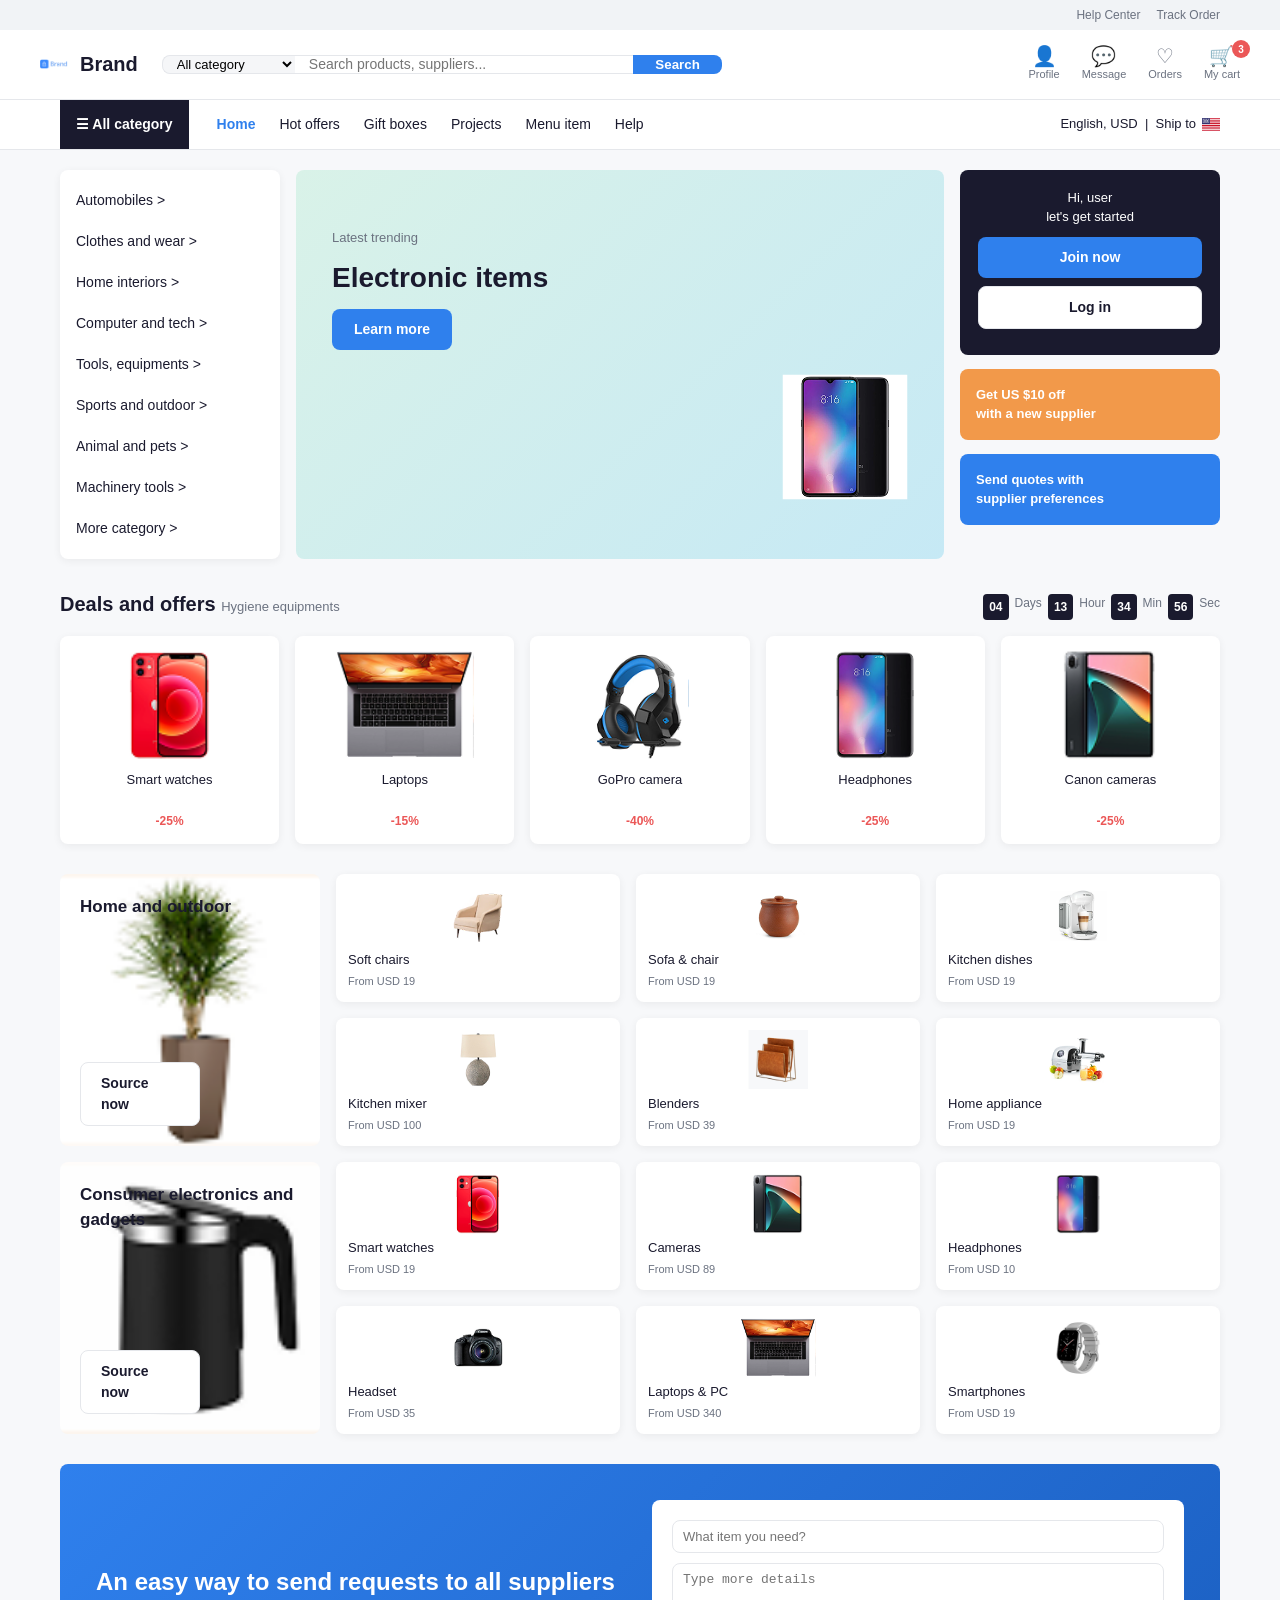
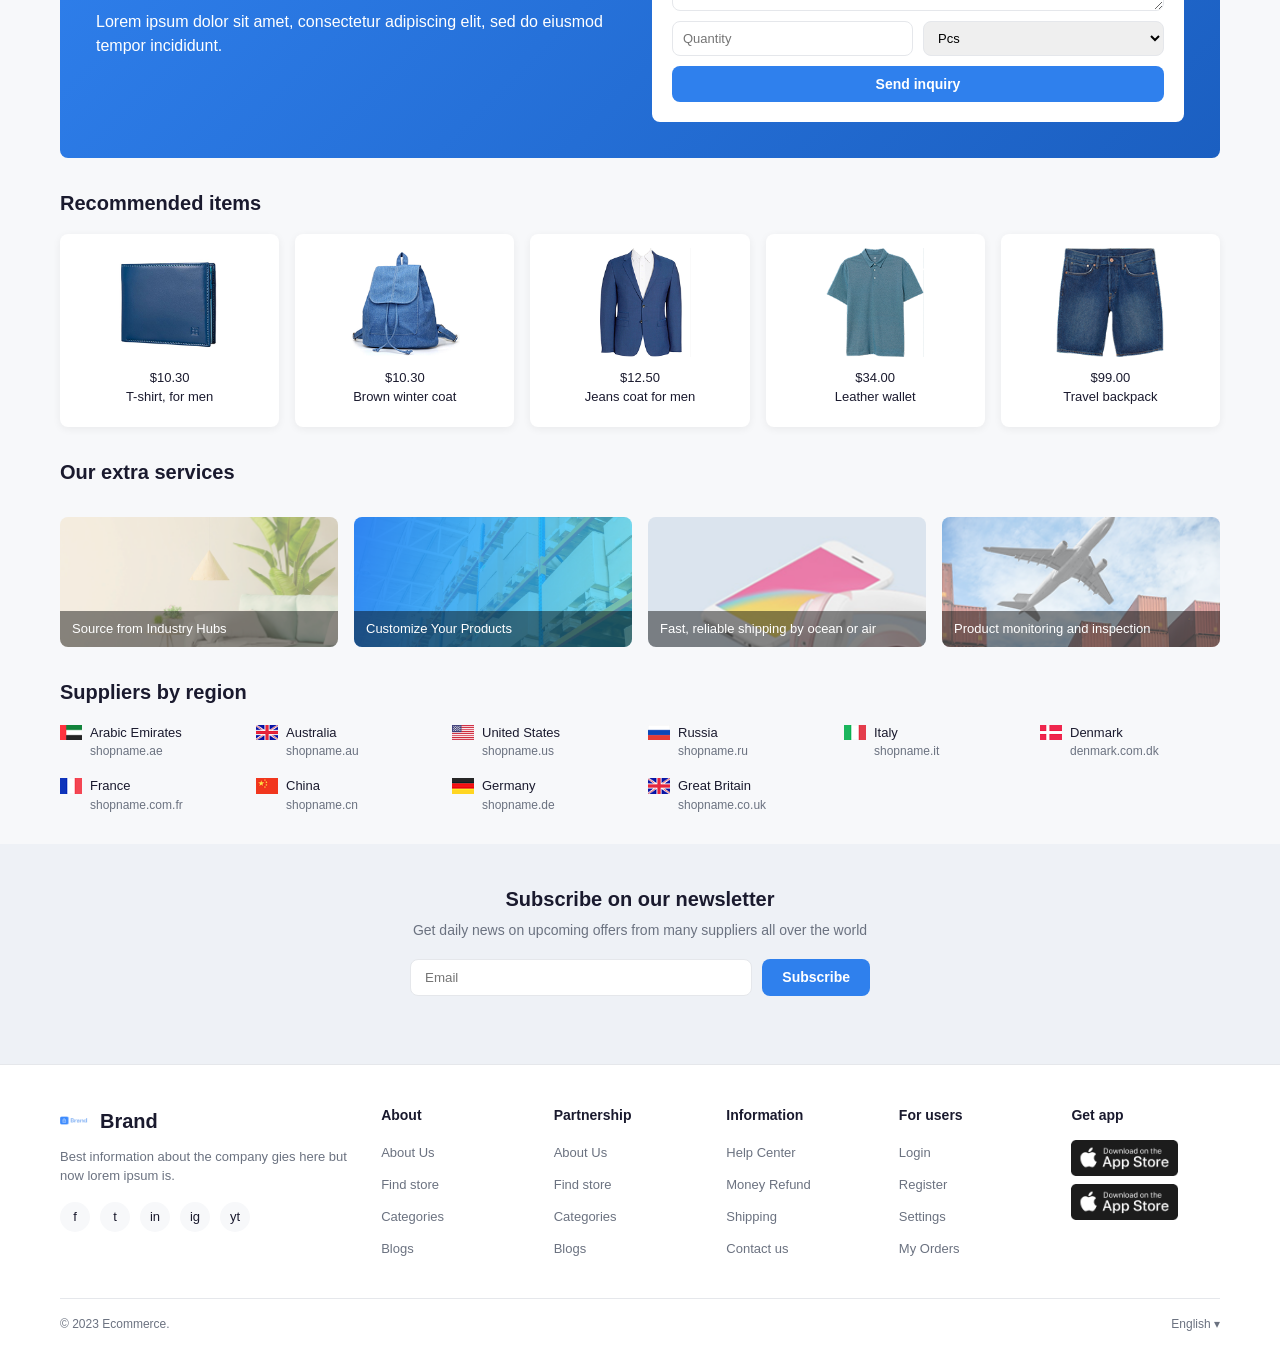
<file: index.html>
<!DOCTYPE html>
<html lang="en">
<head>
<meta charset="UTF-8" />
<meta name="viewport" content="width=device-width, initial-scale=1.0" />
<title>Brand | Home</title>
<link rel="stylesheet" href="css/style.css" />
</head>
<body>

<!-- ================= TOP BAR ================= -->
<div class="top-bar">
  <div class="container">
    <span>Help Center</span>
    <span>Track Order</span>
  </div>
</div>

<!-- ================= HEADER ================= -->
<header class="site-header">
  <div class="container header-main">
    <button class="menu-toggle" aria-label="Open menu">&#9776;</button>
    <a href="index.html" class="logo">
      <img src="assets/Layout/Brand/logo-colored.png" alt="Brand logo" />
      Brand
    </a>
    <form class="search-bar" onsubmit="return false;">
      <select>
        <option>All category</option>
        <option>Electronics</option>
        <option>Clothing</option>
        <option>Home &amp; Interior</option>
      </select>
      <input type="text" placeholder="Search products, suppliers..." />
      <button type="submit">Search</button>
    </form>
    <div class="header-icons">
      <a href="#"><span class="icon-emoji">&#128100;</span>Profile</a>
      <a href="#"><span class="icon-emoji">&#128172;</span>Message</a>
      <a href="#"><span class="icon-emoji">&#9825;</span>Orders</a>
      <a href="cart.html"><span class="icon-emoji">&#128722;</span>My cart
        <span class="badge cart-badge">3</span>
      </a>
    </div>
  </div>

  <nav class="main-nav">
    <div class="container">
      <div class="nav-all-cat">&#9776; All category</div>
      <ul>
        <li><a href="index.html" class="active">Home</a></li>
        <li><a href="category.html">Hot offers</a></li>
        <li><a href="category.html">Gift boxes</a></li>
        <li><a href="category.html">Projects</a></li>
        <li><a href="category.html">Menu item</a></li>
        <li><a href="#">Help</a></li>
      </ul>
      <div class="ship-to">
        English, USD &nbsp;|&nbsp; Ship to
        <img src="assets/Layout1/Image/flags/US@2x.png" alt="US flag" />
      </div>
    </div>
  </nav>
</header>

<!-- ================= MOBILE MENU ================= -->
<div class="mobile-nav-overlay"></div>
<nav class="mobile-nav">
  <button class="close-btn">&times; Close</button>
  <ul>
    <li><a href="index.html">Home</a></li>
    <li><a href="category.html">Hot offers</a></li>
    <li><a href="category.html">Gift boxes</a></li>
    <li><a href="category.html">Categories</a></li>
    <li><a href="product.html">Product details</a></li>
    <li><a href="cart.html">My cart</a></li>
  </ul>
</nav>

<!-- ================= MAIN CONTENT ================= -->
<main class="container">

  <div class="home-hero-grid">
    <aside>
      <ul class="sidebar-categories">
        <li><a href="category.html">Automobiles &gt;</a></li>
        <li><a href="category.html">Clothes and wear &gt;</a></li>
        <li><a href="category.html">Home interiors &gt;</a></li>
        <li><a href="category.html">Computer and tech &gt;</a></li>
        <li><a href="category.html">Tools, equipments &gt;</a></li>
        <li><a href="category.html">Sports and outdoor &gt;</a></li>
        <li><a href="category.html">Animal and pets &gt;</a></li>
        <li><a href="category.html">Machinery tools &gt;</a></li>
        <li><a href="category.html">More category &gt;</a></li>
      </ul>
    </aside>

    <div class="hero-banner">
      <span>Latest trending</span>
      <h2>Electronic items</h2>
      <a href="category.html" class="btn btn-primary" style="width:120px;">Learn more</a>
      <img src="assets/Image/tech/image 23.png" alt="Headphones" />
    </div>

    <div class="hero-side">
      <div class="login-card">
        <p>Hi, user<br />let's get started</p>
        <a href="#" class="btn btn-primary">Join now</a>
        <a href="#" class="btn btn-outline" style="background:#fff;">Log in</a>
      </div>
      <div class="promo-card orange">Get US $10 off<br />with a new supplier</div>
      <div class="promo-card blue">Send quotes with<br />supplier preferences</div>
    </div>
  </div>

  <!-- ===== Deals and offers ===== -->
  <div class="section-title">
    <h3>Deals and offers <span style="font-size:13px;color:var(--color-muted);font-weight:400;">Hygiene equipments</span></h3>
    <div class="countdown"><b>04</b> Days <b>13</b> Hour <b>34</b> Min <b>56</b> Sec</div>
  </div>
  <div class="product-grid">
    <a href="product.html" class="product-card">
      <img src="assets/Image/tech/image 33.png" alt="Smart watches" />
      <div class="pname">Smart watches</div>
      <div class="pdiscount">-25%</div>
    </a>
    <a href="product.html" class="product-card">
      <img src="assets/Image/tech/image 34.png" alt="Laptops" />
      <div class="pname">Laptops</div>
      <div class="pdiscount">-15%</div>
    </a>
    <a href="product.html" class="product-card">
      <img src="assets/Image/tech/image 29.png" alt="GoPro camera" />
      <div class="pname">GoPro camera</div>
      <div class="pdiscount">-40%</div>
    </a>
    <a href="product.html" class="product-card">
      <img src="assets/Image/tech/image 23.png" alt="Headphones" />
      <div class="pname">Headphones</div>
      <div class="pdiscount">-25%</div>
    </a>
    <a href="product.html" class="product-card">
      <img src="assets/Image/tech/image 32.png" alt="Canon cameras" />
      <div class="pname">Canon cameras</div>
      <div class="pdiscount">-25%</div>
    </a>
  </div>

  <!-- ===== Home & outdoor / Consumer electronics ===== -->
  <div class="category-block-grid" style="margin-top:30px;">
    <div class="category-feature" style="background-image:url('assets/Image/interior/image 89.png');">
      <h4>Home and outdoor</h4>
      <a href="category.html" class="btn btn-outline" style="background:#fff;width:120px;">Source now</a>
    </div>
    <div class="mini-product-list">
      <a href="product.html" class="mini-product"><img src="assets/Image/interior/1.png" alt="Soft chairs" /><span class="pname">Soft chairs</span><span class="pfrom">From USD 19</span></a>
      <a href="product.html" class="mini-product"><img src="assets/Image/interior/6.png" alt="Kitchen mixer" /><span class="pname">Kitchen mixer</span><span class="pfrom">From USD 100</span></a>
    </div>
    <div class="mini-product-list">
      <a href="product.html" class="mini-product"><img src="assets/Image/interior/3.png" alt="Sofa & chair" /><span class="pname">Sofa &amp; chair</span><span class="pfrom">From USD 19</span></a>
      <a href="product.html" class="mini-product"><img src="assets/Image/interior/7.png" alt="Blenders" /><span class="pname">Blenders</span><span class="pfrom">From USD 39</span></a>
    </div>
    <div class="mini-product-list">
      <a href="product.html" class="mini-product"><img src="assets/Image/interior/8.png" alt="Kitchen dishes" /><span class="pname">Kitchen dishes</span><span class="pfrom">From USD 19</span></a>
      <a href="product.html" class="mini-product"><img src="assets/Image/interior/9.png" alt="Home appliance" /><span class="pname">Home appliance</span><span class="pfrom">From USD 19</span></a>
    </div>
  </div>

  <div class="category-block-grid">
    <div class="category-feature" style="background-image:url('assets/Image/tech/image 85.png');">
      <h4>Consumer electronics and gadgets</h4>
      <a href="category.html" class="btn btn-outline" style="background:#fff;width:120px;">Source now</a>
    </div>
    <div class="mini-product-list">
      <a href="product.html" class="mini-product"><img src="assets/Image/tech/image 33.png" alt="Smart watches" /><span class="pname">Smart watches</span><span class="pfrom">From USD 19</span></a>
      <a href="product.html" class="mini-product"><img src="assets/Image/tech/6.png" alt="Headset" /><span class="pname">Headset</span><span class="pfrom">From USD 35</span></a>
    </div>
    <div class="mini-product-list">
      <a href="product.html" class="mini-product"><img src="assets/Image/tech/image 32.png" alt="Cameras" /><span class="pname">Cameras</span><span class="pfrom">From USD 89</span></a>
      <a href="product.html" class="mini-product"><img src="assets/Image/tech/image 34.png" alt="Laptops & PC" /><span class="pname">Laptops &amp; PC</span><span class="pfrom">From USD 340</span></a>
    </div>
    <div class="mini-product-list">
      <a href="product.html" class="mini-product"><img src="assets/Image/tech/image 23.png" alt="Headphones" /><span class="pname">Headphones</span><span class="pfrom">From USD 10</span></a>
      <a href="product.html" class="mini-product"><img src="assets/Image/tech/8.png" alt="Smartphones" /><span class="pname">Smartphones</span><span class="pfrom">From USD 19</span></a>
    </div>
  </div>

  <!-- ===== Inquiry banner ===== -->
  <div class="inquiry-banner">
    <div>
      <h3>An easy way to send requests to all suppliers</h3>
      <p>Lorem ipsum dolor sit amet, consectetur adipiscing elit, sed do eiusmod tempor incididunt.</p>
    </div>
    <form class="inquiry-form" onsubmit="event.preventDefault(); showToast('Inquiry sent!');">
      <input type="text" placeholder="What item you need?" />
      <textarea rows="2" placeholder="Type more details"></textarea>
      <div class="row">
        <input type="number" placeholder="Quantity" />
        <select><option>Pcs</option><option>Kg</option><option>Box</option></select>
      </div>
      <button type="submit" class="btn btn-primary">Send inquiry</button>
    </form>
  </div>

  <!-- ===== Recommended items ===== -->
  <div class="section-title"><h3>Recommended items</h3></div>
  <div class="product-grid">
    <a href="product.html" class="product-card"><img src="assets/Layout/alibaba/Image/cloth/image 24.png" alt="T-shirt"/><div class="pname">$10.30<br>T-shirt, for men</div></a>
    <a href="product.html" class="product-card"><img src="assets/Layout/alibaba/Image/cloth/image 26.png" alt="Winter coat"/><div class="pname">$10.30<br>Brown winter coat</div></a>
    <a href="product.html" class="product-card"><img src="assets/Layout/alibaba/Image/cloth/image 30.png" alt="Coat"/><div class="pname">$12.50<br>Jeans coat for men</div></a>
    <a href="product.html" class="product-card"><img src="assets/Layout/alibaba/Image/cloth/Bitmap.png" alt="Wallet"/><div class="pname">$34.00<br>Leather wallet</div></a>
    <a href="product.html" class="product-card"><img src="assets/Layout/alibaba/Image/cloth/Bitmap (2).png" alt="Backpack"/><div class="pname">$99.00<br>Travel backpack</div></a>
  </div>

  <!-- ===== Our extra services ===== -->
  <div class="section-title"><h3>Our extra services</h3></div>
  <div class="extra-services">
    <div class="service-card">
      <img src="assets/Image/backgrounds/Group 969.png" alt="Source from industry hubs" />
      <div class="label">Source from Industry Hubs</div>
    </div>
    <div class="service-card">
      <img src="assets/Image/backgrounds/Group 982.png" alt="Customize products" />
      <div class="label">Customize Your Products</div>
    </div>
    <div class="service-card">
      <img src="assets/Image/backgrounds/image 98.png" alt="Fast shipping" />
      <div class="label">Fast, reliable shipping by ocean or air</div>
    </div>
    <div class="service-card">
      <img src="assets/Image/backgrounds/image 106.png" alt="Product monitoring" />
      <div class="label">Product monitoring and inspection</div>
    </div>
  </div>

  <!-- ===== Suppliers by region ===== -->
  <div class="section-title"><h3>Suppliers by region</h3></div>
  <div class="regions-grid">
    <a href="category.html" class="region-item"><img src="assets/Layout1/Image/flags/AE@2x.png" alt="UAE"/><div>Arabic Emirates<span>shopname.ae</span></div></a>
    <a href="category.html" class="region-item"><img src="assets/Layout1/Image/flags/GB@2x.png" alt="Australia"/><div>Australia<span>shopname.au</span></div></a>
    <a href="category.html" class="region-item"><img src="assets/Layout1/Image/flags/US@2x.png" alt="USA"/><div>United States<span>shopname.us</span></div></a>
    <a href="category.html" class="region-item"><img src="assets/Layout1/Image/flags/RU@2x.png" alt="Russia"/><div>Russia<span>shopname.ru</span></div></a>
    <a href="category.html" class="region-item"><img src="assets/Layout1/Image/flags/IT@2x.png" alt="Italy"/><div>Italy<span>shopname.it</span></div></a>
    <a href="category.html" class="region-item"><img src="assets/Layout1/Image/flags/DK@2x.png" alt="Denmark"/><div>Denmark<span>denmark.com.dk</span></div></a>
    <a href="category.html" class="region-item"><img src="assets/Layout1/Image/flags/FR@2x.png" alt="France"/><div>France<span>shopname.com.fr</span></div></a>
    <a href="category.html" class="region-item"><img src="assets/Layout1/Image/flags/CN@2x.png" alt="China"/><div>China<span>shopname.cn</span></div></a>
    <a href="category.html" class="region-item"><img src="assets/Layout1/Image/flags/DE@2x.png" alt="Germany"/><div>Germany<span>shopname.de</span></div></a>
    <a href="category.html" class="region-item"><img src="assets/Layout1/Image/flags/GB@2x.png" alt="Great Britain"/><div>Great Britain<span>shopname.co.uk</span></div></a>
  </div>

</main>

<!-- ================= NEWSLETTER ================= -->
<section class="newsletter">
  <h3>Subscribe on our newsletter</h3>
  <p>Get daily news on upcoming offers from many suppliers all over the world</p>
  <form>
    <input type="email" placeholder="Email" required />
    <button type="submit" class="btn btn-primary">Subscribe</button>
  </form>
  <div class="msg"></div>
</section>

<!-- ================= FOOTER ================= -->
<footer class="site-footer">
  <div class="container">
    <div class="footer-grid">
      <div class="footer-brand">
        <a href="index.html" class="logo"><img src="assets/Layout/Brand/logo-colored.png" alt="logo" />Brand</a>
        <p>Best information about the company gies here but now lorem ipsum is.</p>
        <div class="social-icons">
          <a href="#">f</a><a href="#">t</a><a href="#">in</a><a href="#">ig</a><a href="#">yt</a>
        </div>
      </div>
      <div><h4>About</h4><ul>
        <li><a href="#">About Us</a></li><li><a href="#">Find store</a></li>
        <li><a href="category.html">Categories</a></li><li><a href="#">Blogs</a></li>
      </ul></div>
      <div><h4>Partnership</h4><ul>
        <li><a href="#">About Us</a></li><li><a href="#">Find store</a></li>
        <li><a href="category.html">Categories</a></li><li><a href="#">Blogs</a></li>
      </ul></div>
      <div><h4>Information</h4><ul>
        <li><a href="#">Help Center</a></li><li><a href="#">Money Refund</a></li>
        <li><a href="#">Shipping</a></li><li><a href="#">Contact us</a></li>
      </ul></div>
      <div><h4>For users</h4><ul>
        <li><a href="#">Login</a></li><li><a href="#">Register</a></li>
        <li><a href="#">Settings</a></li><li><a href="cart.html">My Orders</a></li>
      </ul></div>
      <div><h4>Get app</h4>
        <div class="store-badges">
          <img src="assets/Layout/Misc/market-button.png" alt="App store" />
          <img src="assets/Layout/Misc/market-button.png" alt="Google play" />
        </div>
      </div>
    </div>
    <div class="footer-bottom">
      <span>&copy; 2023 Ecommerce.</span>
      <span>English &#9662;</span>
    </div>
  </div>
</footer>

<script src="js/script.js"></script>
</body>
</html>
</file>
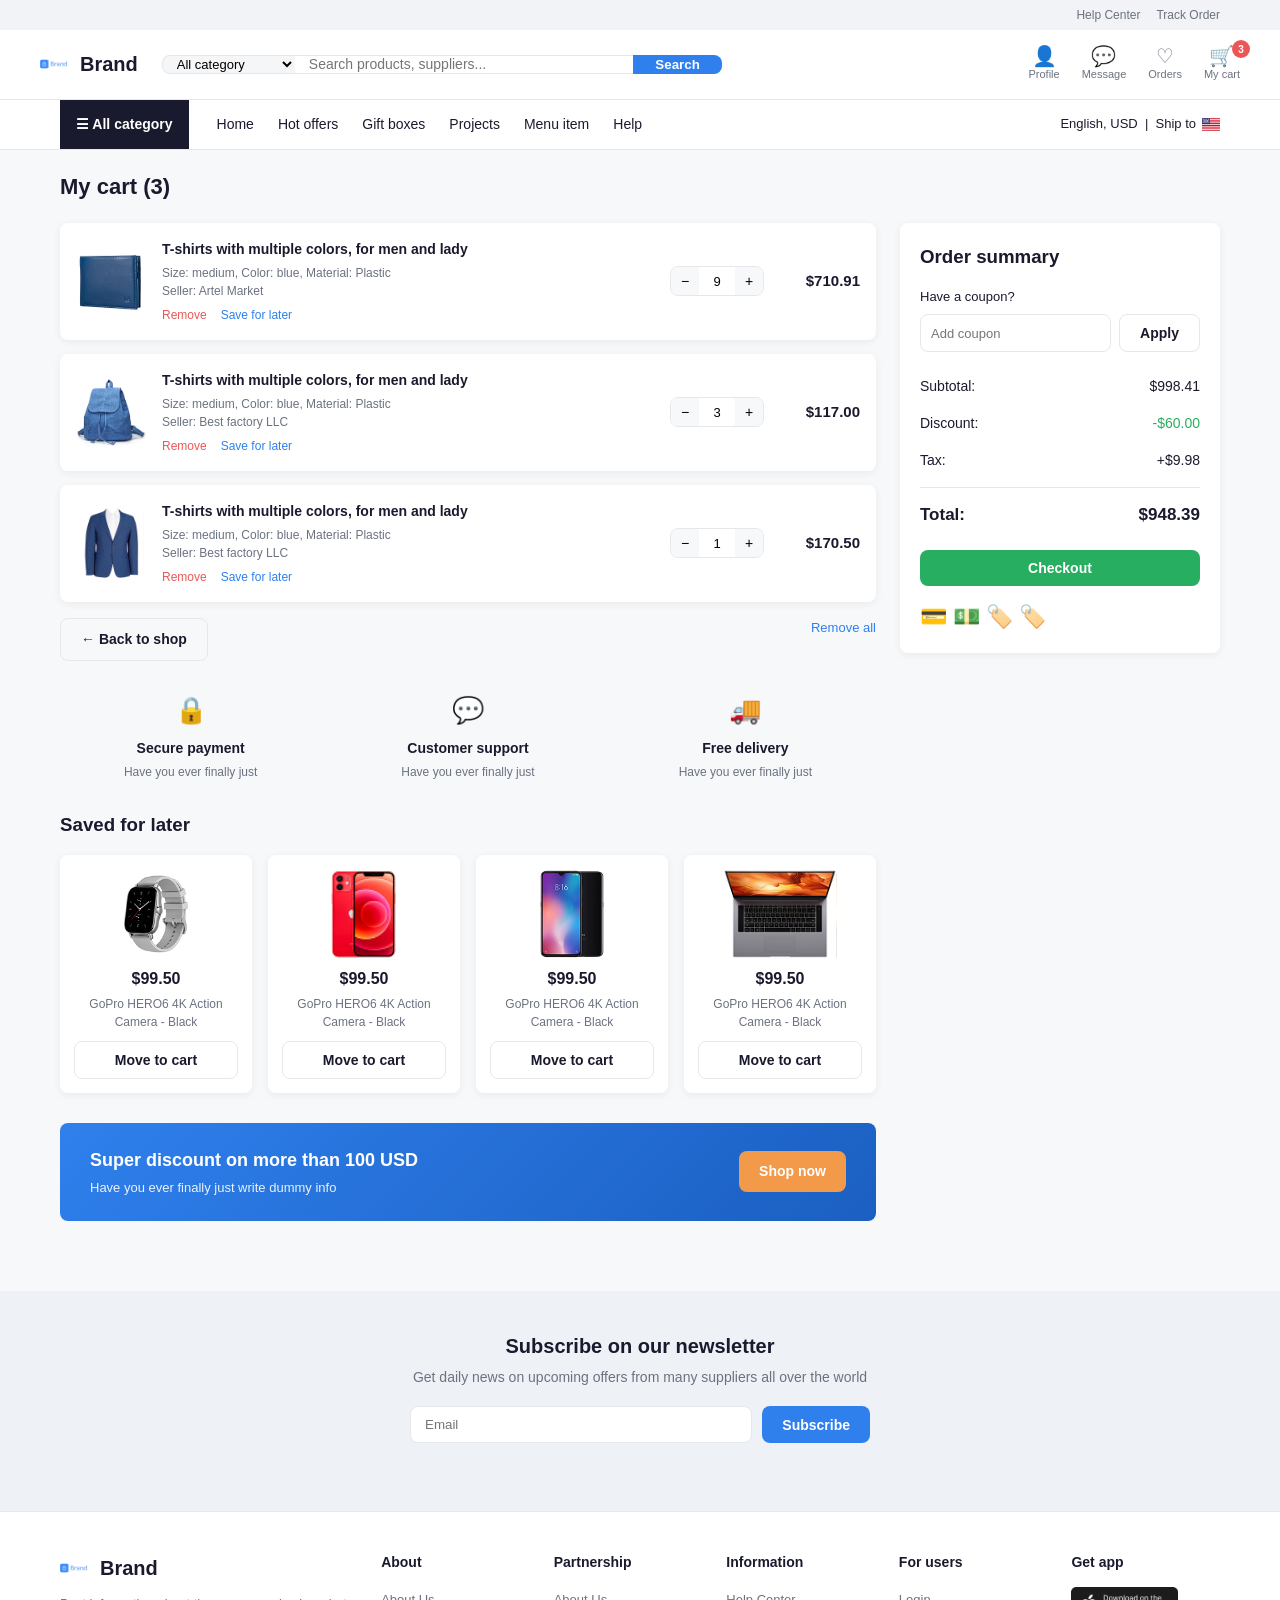
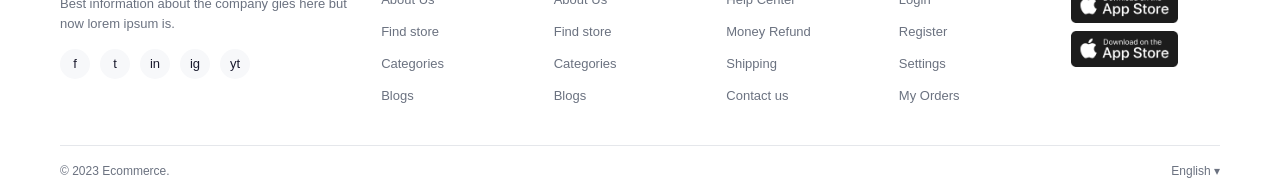
<file: cart.html>
<!DOCTYPE html>
<html lang="en">
<head>
<meta charset="UTF-8" />
<meta name="viewport" content="width=device-width, initial-scale=1.0" />
<title>Brand | My Cart</title>
<link rel="stylesheet" href="css/style.css" />
</head>
<body>

<div class="top-bar">
  <div class="container">
    <span>Help Center</span>
    <span>Track Order</span>
  </div>
</div>

<header class="site-header">
  <div class="container header-main">
    <button class="menu-toggle" aria-label="Open menu">&#9776;</button>
    <a href="index.html" class="logo">
      <img src="assets/Layout/Brand/logo-colored.png" alt="Brand logo" />
      Brand
    </a>
    <form class="search-bar" onsubmit="return false;">
      <select>
        <option>All category</option>
        <option>Electronics</option>
        <option>Clothing</option>
        <option>Home &amp; Interior</option>
      </select>
      <input type="text" placeholder="Search products, suppliers..." />
      <button type="submit">Search</button>
    </form>
    <div class="header-icons">
      <a href="#"><span class="icon-emoji">&#128100;</span>Profile</a>
      <a href="#"><span class="icon-emoji">&#128172;</span>Message</a>
      <a href="#"><span class="icon-emoji">&#9825;</span>Orders</a>
      <a href="cart.html"><span class="icon-emoji">&#128722;</span>My cart
        <span class="badge cart-badge">3</span>
      </a>
    </div>
  </div>

  <nav class="main-nav">
    <div class="container">
      <div class="nav-all-cat">&#9776; All category</div>
      <ul>
        <li><a href="index.html">Home</a></li>
        <li><a href="category.html">Hot offers</a></li>
        <li><a href="category.html">Gift boxes</a></li>
        <li><a href="category.html">Projects</a></li>
        <li><a href="category.html">Menu item</a></li>
        <li><a href="#">Help</a></li>
      </ul>
      <div class="ship-to">
        English, USD &nbsp;|&nbsp; Ship to
        <img src="assets/Layout1/Image/flags/US@2x.png" alt="US flag" />
      </div>
    </div>
  </nav>
</header>

<div class="mobile-nav-overlay"></div>
<nav class="mobile-nav">
  <button class="close-btn">&times; Close</button>
  <ul>
    <li><a href="index.html">Home</a></li>
    <li><a href="category.html">Hot offers</a></li>
    <li><a href="category.html">Gift boxes</a></li>
    <li><a href="category.html">Categories</a></li>
    <li><a href="product.html">Product details</a></li>
    <li><a href="cart.html">My cart</a></li>
  </ul>
</nav>

<main class="container">

  <h1 class="cart-title" data-cart-title>My cart (3)</h1>

  <div class="cart-layout">
    <div>
      <div class="cart-item" data-price="78.99">
        <img src="assets/Layout/alibaba/Image/cloth/image 24.png" alt="T-shirt" />
        <div>
          <div class="pname">T-shirts with multiple colors, for men and lady</div>
          <div class="meta">Size: medium, Color: blue, Material: Plastic<br/>Seller: Artel Market</div>
          <div class="actions">
            <span class="remove" data-remove-item>Remove</span>
            <span class="save" data-save-later>Save for later</span>
          </div>
        </div>
        <div class="qty-control">
          <button class="qty-minus">&minus;</button>
          <input type="text" value="9" />
          <button class="qty-plus">+</button>
        </div>
        <div class="line-price">$78.99</div>
      </div>

      <div class="cart-item" data-price="39.00">
        <img src="assets/Layout/alibaba/Image/cloth/image 26.png" alt="T-shirt" />
        <div>
          <div class="pname">T-shirts with multiple colors, for men and lady</div>
          <div class="meta">Size: medium, Color: blue, Material: Plastic<br/>Seller: Best factory LLC</div>
          <div class="actions">
            <span class="remove" data-remove-item>Remove</span>
            <span class="save" data-save-later>Save for later</span>
          </div>
        </div>
        <div class="qty-control">
          <button class="qty-minus">&minus;</button>
          <input type="text" value="3" />
          <button class="qty-plus">+</button>
        </div>
        <div class="line-price">$39.00</div>
      </div>

      <div class="cart-item" data-price="170.50">
        <img src="assets/Layout/alibaba/Image/cloth/image 30.png" alt="T-shirt" />
        <div>
          <div class="pname">T-shirts with multiple colors, for men and lady</div>
          <div class="meta">Size: medium, Color: blue, Material: Plastic<br/>Seller: Best factory LLC</div>
          <div class="actions">
            <span class="remove" data-remove-item>Remove</span>
            <span class="save" data-save-later>Save for later</span>
          </div>
        </div>
        <div class="qty-control">
          <button class="qty-minus">&minus;</button>
          <input type="text" value="1" />
          <button class="qty-plus">+</button>
        </div>
        <div class="line-price">$170.50</div>
      </div>

      <div class="cart-actions-row">
        <a href="category.html" class="btn btn-outline">&larr; Back to shop</a>
        <span class="clear-all" data-remove-all>Remove all</span>
      </div>

      <div class="empty-cart" style="display:none;">
        <div class="icon">&#128722;</div>
        <h3>Your cart is empty</h3>
        <p style="color:var(--color-muted);margin:8px 0 16px;">Looks like you haven't added anything yet.</p>
        <a href="category.html" class="btn btn-primary">Start shopping</a>
      </div>

      <div class="trust-row">
        <div><div class="icon">&#128274;</div><h5>Secure payment</h5><p>Have you ever finally just</p></div>
        <div><div class="icon">&#128172;</div><h5>Customer support</h5><p>Have you ever finally just</p></div>
        <div><div class="icon">&#128666;</div><h5>Free delivery</h5><p>Have you ever finally just</p></div>
      </div>

      <h3 style="margin-bottom:16px;">Saved for later</h3>
      <div class="saved-grid">
        <div class="saved-card">
          <img src="assets/Image/tech/8.png" alt="Phone" />
          <div class="price">$99.50</div>
          <div class="pname">GoPro HERO6 4K Action Camera - Black</div>
          <button class="btn btn-outline btn-block" data-add-to-cart>Move to cart</button>
        </div>
        <div class="saved-card">
          <img src="assets/Image/tech/image 33.png" alt="Phone" />
          <div class="price">$99.50</div>
          <div class="pname">GoPro HERO6 4K Action Camera - Black</div>
          <button class="btn btn-outline btn-block" data-add-to-cart>Move to cart</button>
        </div>
        <div class="saved-card">
          <img src="assets/Image/tech/image 23.png" alt="Watch" />
          <div class="price">$99.50</div>
          <div class="pname">GoPro HERO6 4K Action Camera - Black</div>
          <button class="btn btn-outline btn-block" data-add-to-cart>Move to cart</button>
        </div>
        <div class="saved-card">
          <img src="assets/Image/tech/image 34.png" alt="Laptop" />
          <div class="price">$99.50</div>
          <div class="pname">GoPro HERO6 4K Action Camera - Black</div>
          <button class="btn btn-outline btn-block" data-add-to-cart>Move to cart</button>
        </div>
      </div>

      <div class="cta-banner" style="margin-top:30px;">
        <div>
          <h4>Super discount on more than 100 USD</h4>
          <p>Have you ever finally just write dummy info</p>
        </div>
        <a href="category.html" class="btn btn-accent">Shop now</a>
      </div>
    </div>

    <!-- ===== Order summary ===== -->
    <div class="summary-card">
      <h3 style="margin-bottom:16px;">Order summary</h3>
      <p style="font-size:13px;margin-bottom:8px;">Have a coupon?</p>
      <div class="coupon-row">
        <input type="text" placeholder="Add coupon" />
        <button class="btn btn-outline">Apply</button>
      </div>
      <div class="summary-row"><span>Subtotal:</span><span data-subtotal>$1403.97</span></div>
      <div class="summary-row"><span>Discount:</span><span class="discount" data-discount>-$60.00</span></div>
      <div class="summary-row"><span>Tax:</span><span data-tax>+$14.00</span></div>
      <div class="summary-row total"><span>Total:</span><span data-total>$1357.97</span></div>
      <button class="btn btn-success btn-block" style="margin-top:14px;" onclick="showToast('Proceeding to checkout...')">Checkout</button>
      <div class="pay-icons">&#128179; &#128181; &#127991;&#65039; &#127991;&#65039;</div>
    </div>
  </div>

</main>

<section class="newsletter">
  <h3>Subscribe on our newsletter</h3>
  <p>Get daily news on upcoming offers from many suppliers all over the world</p>
  <form>
    <input type="email" placeholder="Email" required />
    <button type="submit" class="btn btn-primary">Subscribe</button>
  </form>
  <div class="msg"></div>
</section>

<footer class="site-footer">
  <div class="container">
    <div class="footer-grid">
      <div class="footer-brand">
        <a href="index.html" class="logo"><img src="assets/Layout/Brand/logo-colored.png" alt="logo" />Brand</a>
        <p>Best information about the company gies here but now lorem ipsum is.</p>
        <div class="social-icons">
          <a href="#">f</a><a href="#">t</a><a href="#">in</a><a href="#">ig</a><a href="#">yt</a>
        </div>
      </div>
      <div><h4>About</h4><ul>
        <li><a href="#">About Us</a></li><li><a href="#">Find store</a></li>
        <li><a href="category.html">Categories</a></li><li><a href="#">Blogs</a></li>
      </ul></div>
      <div><h4>Partnership</h4><ul>
        <li><a href="#">About Us</a></li><li><a href="#">Find store</a></li>
        <li><a href="category.html">Categories</a></li><li><a href="#">Blogs</a></li>
      </ul></div>
      <div><h4>Information</h4><ul>
        <li><a href="#">Help Center</a></li><li><a href="#">Money Refund</a></li>
        <li><a href="#">Shipping</a></li><li><a href="#">Contact us</a></li>
      </ul></div>
      <div><h4>For users</h4><ul>
        <li><a href="#">Login</a></li><li><a href="#">Register</a></li>
        <li><a href="#">Settings</a></li><li><a href="cart.html">My Orders</a></li>
      </ul></div>
      <div><h4>Get app</h4>
        <div class="store-badges">
          <img src="assets/Layout/Misc/market-button.png" alt="App store" />
          <img src="assets/Layout/Misc/market-button.png" alt="Google play" />
        </div>
      </div>
    </div>
    <div class="footer-bottom">
      <span>&copy; 2023 Ecommerce.</span>
      <span>English &#9662;</span>
    </div>
  </div>
</footer>

<script src="js/script.js"></script>
</body>
</html>
</file>
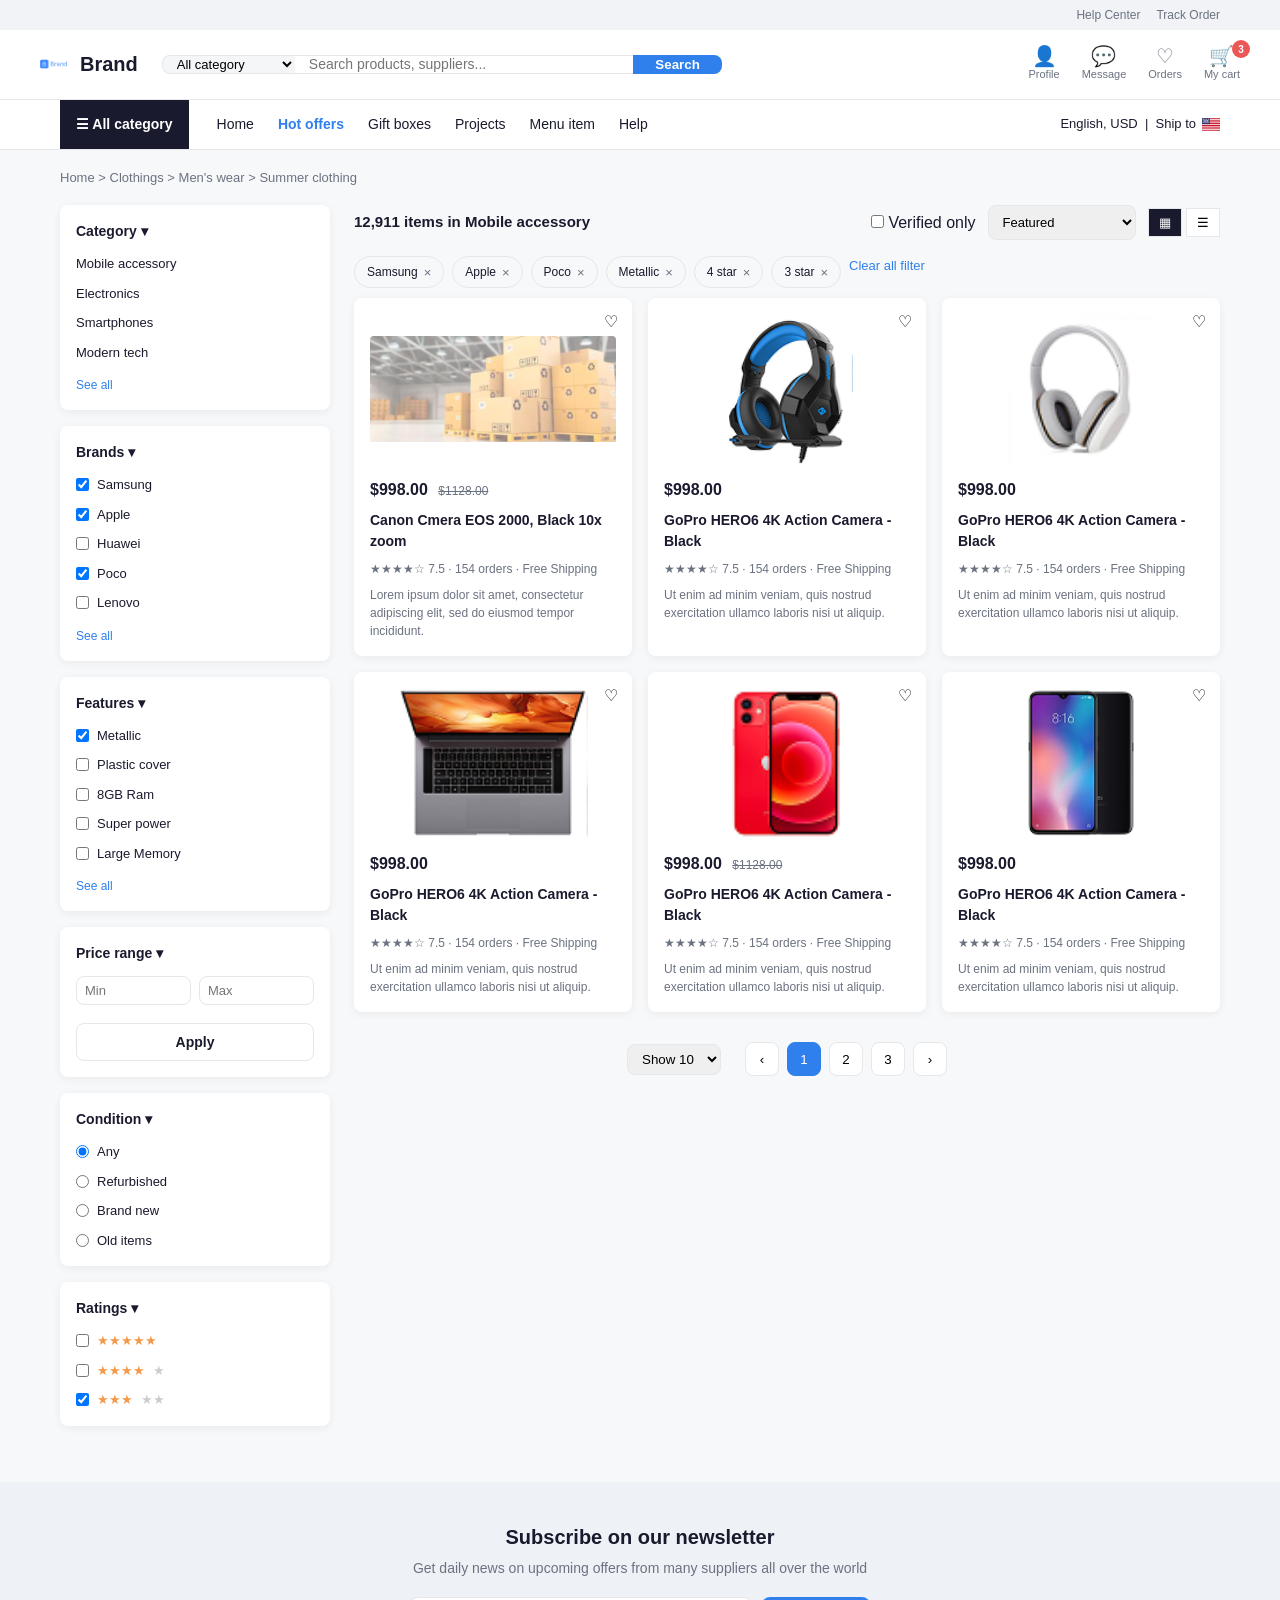
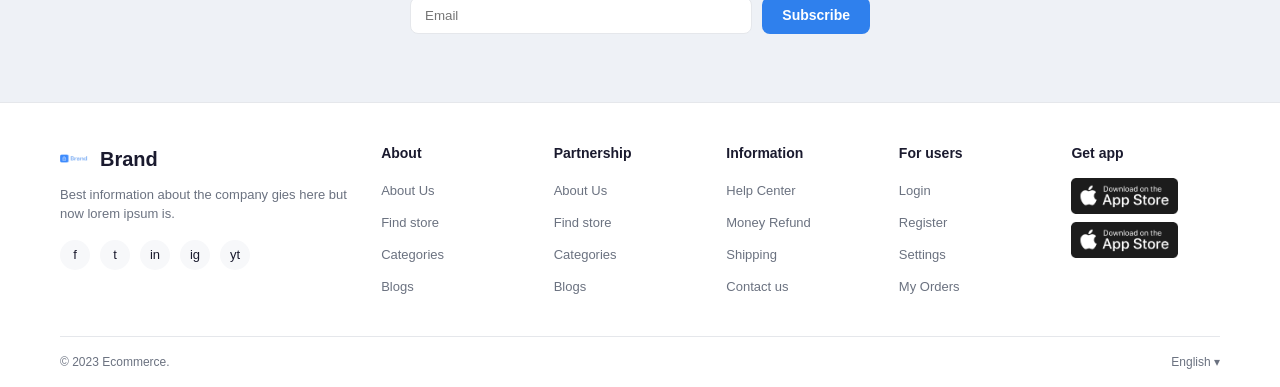
<file: category.html>
<!DOCTYPE html>
<html lang="en">
<head>
<meta charset="UTF-8" />
<meta name="viewport" content="width=device-width, initial-scale=1.0" />
<title>Brand | Category Listing</title>
<link rel="stylesheet" href="css/style.css" />
</head>
<body>

<div class="top-bar">
  <div class="container">
    <span>Help Center</span>
    <span>Track Order</span>
  </div>
</div>

<header class="site-header">
  <div class="container header-main">
    <button class="menu-toggle" aria-label="Open menu">&#9776;</button>
    <a href="index.html" class="logo">
      <img src="assets/Layout/Brand/logo-colored.png" alt="Brand logo" />
      Brand
    </a>
    <form class="search-bar" onsubmit="return false;">
      <select>
        <option>All category</option>
        <option>Electronics</option>
        <option>Clothing</option>
        <option>Home &amp; Interior</option>
      </select>
      <input type="text" placeholder="Search products, suppliers..." />
      <button type="submit">Search</button>
    </form>
    <div class="header-icons">
      <a href="#"><span class="icon-emoji">&#128100;</span>Profile</a>
      <a href="#"><span class="icon-emoji">&#128172;</span>Message</a>
      <a href="#"><span class="icon-emoji">&#9825;</span>Orders</a>
      <a href="cart.html"><span class="icon-emoji">&#128722;</span>My cart
        <span class="badge cart-badge">3</span>
      </a>
    </div>
  </div>

  <nav class="main-nav">
    <div class="container">
      <div class="nav-all-cat">&#9776; All category</div>
      <ul>
        <li><a href="index.html">Home</a></li>
        <li><a href="category.html" class="active">Hot offers</a></li>
        <li><a href="category.html">Gift boxes</a></li>
        <li><a href="category.html">Projects</a></li>
        <li><a href="category.html">Menu item</a></li>
        <li><a href="#">Help</a></li>
      </ul>
      <div class="ship-to">
        English, USD &nbsp;|&nbsp; Ship to
        <img src="assets/Layout1/Image/flags/US@2x.png" alt="US flag" />
      </div>
    </div>
  </nav>
</header>

<div class="mobile-nav-overlay"></div>
<nav class="mobile-nav">
  <button class="close-btn">&times; Close</button>
  <ul>
    <li><a href="index.html">Home</a></li>
    <li><a href="category.html">Hot offers</a></li>
    <li><a href="category.html">Gift boxes</a></li>
    <li><a href="category.html">Categories</a></li>
    <li><a href="product.html">Product details</a></li>
    <li><a href="cart.html">My cart</a></li>
  </ul>
</nav>

<main class="container">

  <div class="breadcrumb">
    <a href="index.html">Home</a> &gt;
    <a href="category.html">Clothings</a> &gt;
    <a href="category.html">Men's wear</a> &gt;
    <span>Summer clothing</span>
  </div>

  <div class="listing-layout">

    <!-- ===== Filters sidebar ===== -->
    <aside>
      <div class="filter-box">
        <h4>Category &#9662;</h4>
        <div class="filter-options">
          <a href="category.html">Mobile accessory</a>
          <a href="category.html">Electronics</a>
          <a href="category.html">Smartphones</a>
          <a href="category.html">Modern tech</a>
          <a href="#" class="see-all">See all</a>
        </div>
      </div>

      <div class="filter-box">
        <h4>Brands &#9662;</h4>
        <div class="filter-options">
          <label><input type="checkbox" checked /> Samsung</label>
          <label><input type="checkbox" checked /> Apple</label>
          <label><input type="checkbox" /> Huawei</label>
          <label><input type="checkbox" checked /> Poco</label>
          <label><input type="checkbox" /> Lenovo</label>
          <a href="#" class="see-all">See all</a>
        </div>
      </div>

      <div class="filter-box">
        <h4>Features &#9662;</h4>
        <div class="filter-options">
          <label><input type="checkbox" checked /> Metallic</label>
          <label><input type="checkbox" /> Plastic cover</label>
          <label><input type="checkbox" /> 8GB Ram</label>
          <label><input type="checkbox" /> Super power</label>
          <label><input type="checkbox" /> Large Memory</label>
          <a href="#" class="see-all">See all</a>
        </div>
      </div>

      <div class="filter-box">
        <h4>Price range &#9662;</h4>
        <div class="filter-options">
          <div class="price-range">
            <input type="number" placeholder="Min" />
            <input type="number" placeholder="Max" />
          </div>
          <button class="btn btn-outline btn-block">Apply</button>
        </div>
      </div>

      <div class="filter-box">
        <h4>Condition &#9662;</h4>
        <div class="filter-options">
          <label><input type="radio" name="cond" checked /> Any</label>
          <label><input type="radio" name="cond" /> Refurbished</label>
          <label><input type="radio" name="cond" /> Brand new</label>
          <label><input type="radio" name="cond" /> Old items</label>
        </div>
      </div>

      <div class="filter-box">
        <h4>Ratings &#9662;</h4>
        <div class="filter-options">
          <label><input type="checkbox" /> <span class="stars">&#9733;&#9733;&#9733;&#9733;&#9733;</span></label>
          <label><input type="checkbox" /> <span class="stars">&#9733;&#9733;&#9733;&#9733;</span><span style="color:#ccc;">&#9733;</span></label>
          <label><input type="checkbox" checked /> <span class="stars">&#9733;&#9733;&#9733;</span><span style="color:#ccc;">&#9733;&#9733;</span></label>
        </div>
      </div>
    </aside>

    <!-- ===== Product listing ===== -->
    <section>
      <div class="listing-header">
        <div class="count">12,911 items in <strong>Mobile accessory</strong></div>
        <div class="listing-controls">
          <label><input type="checkbox" /> Verified only</label>
          <select>
            <option>Featured</option>
            <option>Price: Low to High</option>
            <option>Price: High to Low</option>
            <option>Newest</option>
          </select>
          <div class="view-toggle">
            <button data-view="grid" class="active">&#9638;</button>
            <button data-view="list">&#9776;</button>
          </div>
        </div>
      </div>

      <div class="active-filters">
        <span class="chip">Samsung <button>&times;</button></span>
        <span class="chip">Apple <button>&times;</button></span>
        <span class="chip">Poco <button>&times;</button></span>
        <span class="chip">Metallic <button>&times;</button></span>
        <span class="chip">4 star <button>&times;</button></span>
        <span class="chip">3 star <button>&times;</button></span>
        <span class="clear-all">Clear all filter</span>
      </div>

      <div class="listing-grid">
        <a href="product.html" class="listing-card">
          <button class="fav">&#9825;</button>
          <img src="assets/Image/backgrounds/Mask group.png" alt="Canon Cmera EOS 2000" />
          <div class="price">$998.00 <span class="old">$1128.00</span></div>
          <div class="pname">Canon Cmera EOS 2000, Black 10x zoom</div>
          <div class="rating">&#9733;&#9733;&#9733;&#9733;&#9734; 7.5 &middot; 154 orders &middot; Free Shipping</div>
          <div class="desc">Lorem ipsum dolor sit amet, consectetur adipiscing elit, sed do eiusmod tempor incididunt.</div>
        </a>
        <a href="product.html" class="listing-card">
          <button class="fav">&#9825;</button>
          <img src="assets/Image/tech/image 29.png" alt="GoPro HERO6" />
          <div class="price">$998.00</div>
          <div class="pname">GoPro HERO6 4K Action Camera - Black</div>
          <div class="rating">&#9733;&#9733;&#9733;&#9733;&#9734; 7.5 &middot; 154 orders &middot; Free Shipping</div>
          <div class="desc">Ut enim ad minim veniam, quis nostrud exercitation ullamco laboris nisi ut aliquip.</div>
        </a>
        <a href="product.html" class="listing-card">
          <button class="fav">&#9825;</button>
          <img src="assets/Image/tech/image 86.png" alt="GoPro HERO6" />
          <div class="price">$998.00</div>
          <div class="pname">GoPro HERO6 4K Action Camera - Black</div>
          <div class="rating">&#9733;&#9733;&#9733;&#9733;&#9734; 7.5 &middot; 154 orders &middot; Free Shipping</div>
          <div class="desc">Ut enim ad minim veniam, quis nostrud exercitation ullamco laboris nisi ut aliquip.</div>
        </a>
        <a href="product.html" class="listing-card">
          <button class="fav">&#9825;</button>
          <img src="assets/Image/tech/image 34.png" alt="Laptop" />
          <div class="price">$998.00</div>
          <div class="pname">GoPro HERO6 4K Action Camera - Black</div>
          <div class="rating">&#9733;&#9733;&#9733;&#9733;&#9734; 7.5 &middot; 154 orders &middot; Free Shipping</div>
          <div class="desc">Ut enim ad minim veniam, quis nostrud exercitation ullamco laboris nisi ut aliquip.</div>
        </a>
        <a href="product.html" class="listing-card">
          <button class="fav">&#9825;</button>
          <img src="assets/Image/tech/image 33.png" alt="Smart watch" />
          <div class="price">$998.00 <span class="old">$1128.00</span></div>
          <div class="pname">GoPro HERO6 4K Action Camera - Black</div>
          <div class="rating">&#9733;&#9733;&#9733;&#9733;&#9734; 7.5 &middot; 154 orders &middot; Free Shipping</div>
          <div class="desc">Ut enim ad minim veniam, quis nostrud exercitation ullamco laboris nisi ut aliquip.</div>
        </a>
        <a href="product.html" class="listing-card">
          <button class="fav">&#9825;</button>
          <img src="assets/Image/tech/image 23.png" alt="Headphones" />
          <div class="price">$998.00</div>
          <div class="pname">GoPro HERO6 4K Action Camera - Black</div>
          <div class="rating">&#9733;&#9733;&#9733;&#9733;&#9734; 7.5 &middot; 154 orders &middot; Free Shipping</div>
          <div class="desc">Ut enim ad minim veniam, quis nostrud exercitation ullamco laboris nisi ut aliquip.</div>
        </a>
      </div>

      <div class="pagination">
        <select><option>Show 10</option><option>Show 20</option><option>Show 50</option></select>
        <button>&lsaquo;</button>
        <button class="active">1</button>
        <button>2</button>
        <button>3</button>
        <button>&rsaquo;</button>
      </div>
    </section>
  </div>

</main>

<section class="newsletter">
  <h3>Subscribe on our newsletter</h3>
  <p>Get daily news on upcoming offers from many suppliers all over the world</p>
  <form>
    <input type="email" placeholder="Email" required />
    <button type="submit" class="btn btn-primary">Subscribe</button>
  </form>
  <div class="msg"></div>
</section>

<footer class="site-footer">
  <div class="container">
    <div class="footer-grid">
      <div class="footer-brand">
        <a href="index.html" class="logo"><img src="assets/Layout/Brand/logo-colored.png" alt="logo" />Brand</a>
        <p>Best information about the company gies here but now lorem ipsum is.</p>
        <div class="social-icons">
          <a href="#">f</a><a href="#">t</a><a href="#">in</a><a href="#">ig</a><a href="#">yt</a>
        </div>
      </div>
      <div><h4>About</h4><ul>
        <li><a href="#">About Us</a></li><li><a href="#">Find store</a></li>
        <li><a href="category.html">Categories</a></li><li><a href="#">Blogs</a></li>
      </ul></div>
      <div><h4>Partnership</h4><ul>
        <li><a href="#">About Us</a></li><li><a href="#">Find store</a></li>
        <li><a href="category.html">Categories</a></li><li><a href="#">Blogs</a></li>
      </ul></div>
      <div><h4>Information</h4><ul>
        <li><a href="#">Help Center</a></li><li><a href="#">Money Refund</a></li>
        <li><a href="#">Shipping</a></li><li><a href="#">Contact us</a></li>
      </ul></div>
      <div><h4>For users</h4><ul>
        <li><a href="#">Login</a></li><li><a href="#">Register</a></li>
        <li><a href="#">Settings</a></li><li><a href="cart.html">My Orders</a></li>
      </ul></div>
      <div><h4>Get app</h4>
        <div class="store-badges">
          <img src="assets/Layout/Misc/market-button.png" alt="App store" />
          <img src="assets/Layout/Misc/market-button.png" alt="Google play" />
        </div>
      </div>
    </div>
    <div class="footer-bottom">
      <span>&copy; 2023 Ecommerce.</span>
      <span>English &#9662;</span>
    </div>
  </div>
</footer>

<script src="js/script.js"></script>
</body>
</html>
</file>
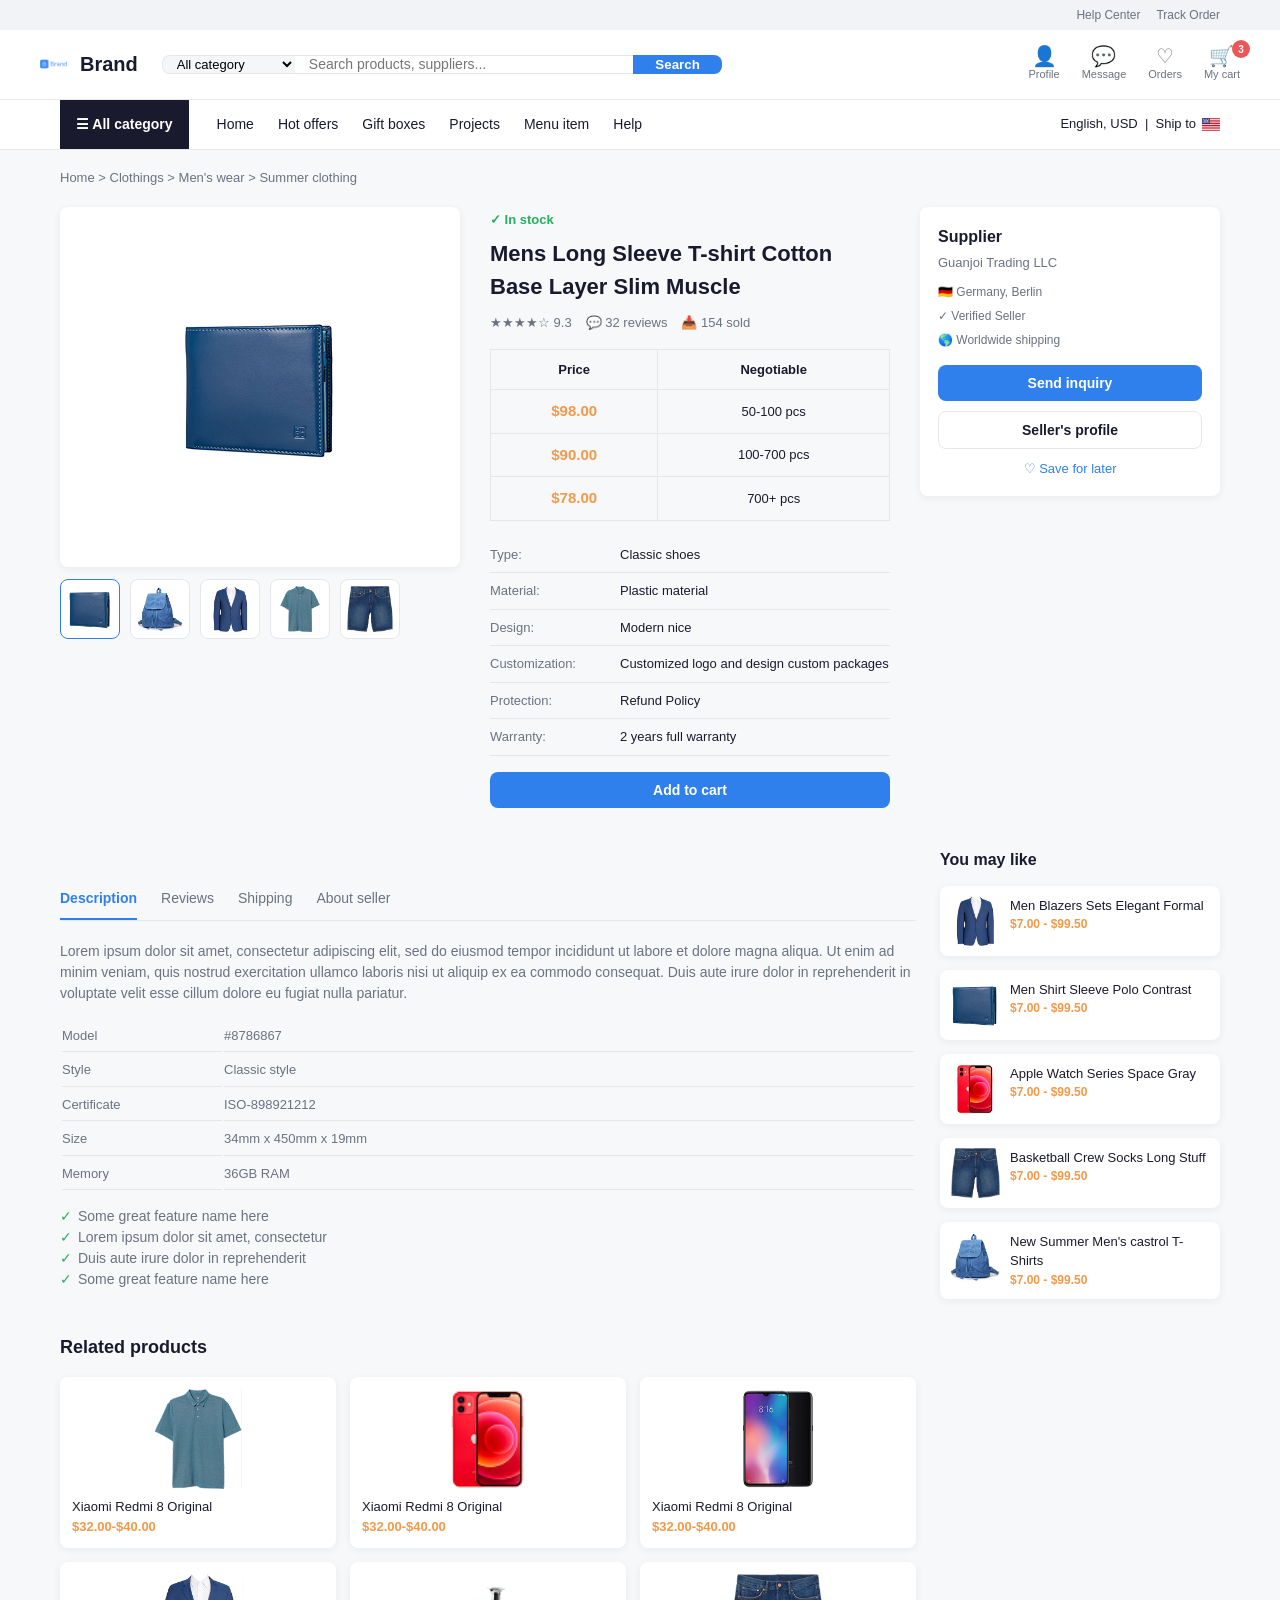
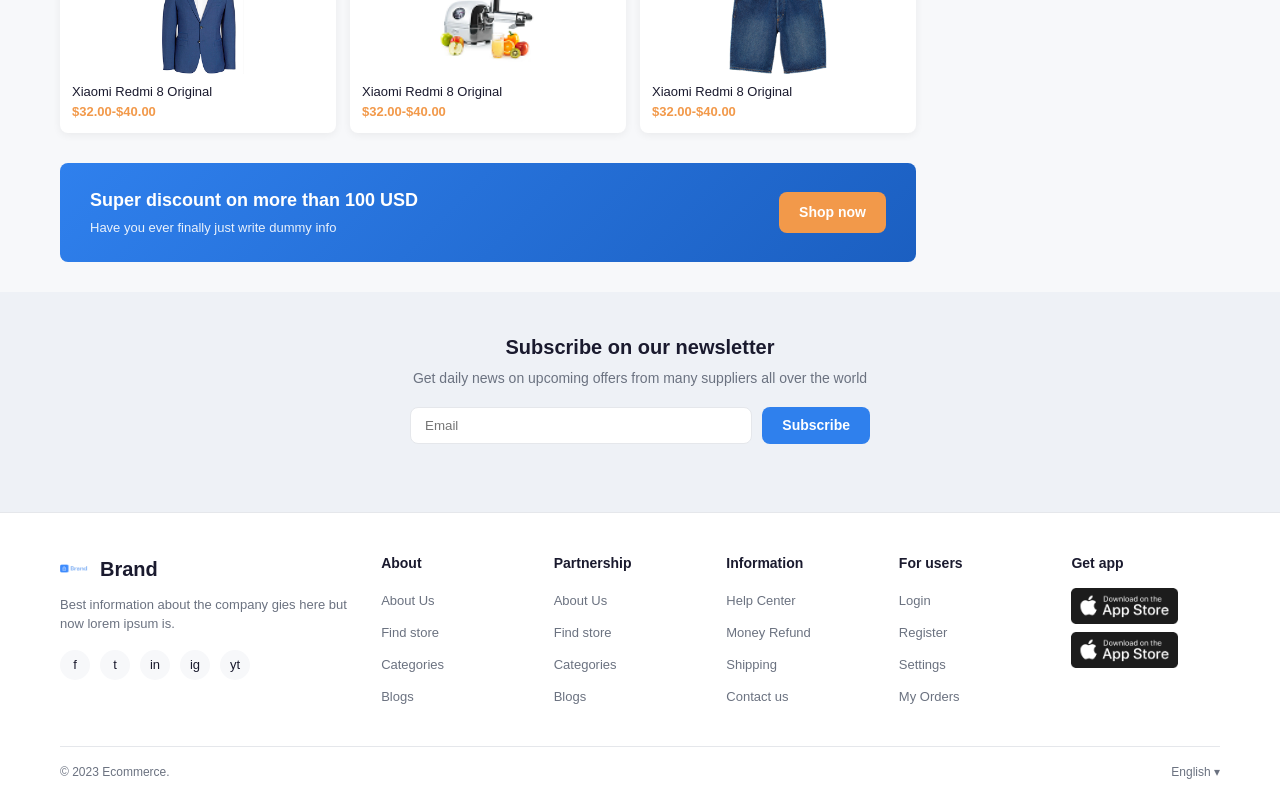
<file: product.html>
<!DOCTYPE html>
<html lang="en">
<head>
<meta charset="UTF-8" />
<meta name="viewport" content="width=device-width, initial-scale=1.0" />
<title>Brand | Product Details</title>
<link rel="stylesheet" href="css/style.css" />
</head>
<body>

<div class="top-bar">
  <div class="container">
    <span>Help Center</span>
    <span>Track Order</span>
  </div>
</div>

<header class="site-header">
  <div class="container header-main">
    <button class="menu-toggle" aria-label="Open menu">&#9776;</button>
    <a href="index.html" class="logo">
      <img src="assets/Layout/Brand/logo-colored.png" alt="Brand logo" />
      Brand
    </a>
    <form class="search-bar" onsubmit="return false;">
      <select>
        <option>All category</option>
        <option>Electronics</option>
        <option>Clothing</option>
        <option>Home &amp; Interior</option>
      </select>
      <input type="text" placeholder="Search products, suppliers..." />
      <button type="submit">Search</button>
    </form>
    <div class="header-icons">
      <a href="#"><span class="icon-emoji">&#128100;</span>Profile</a>
      <a href="#"><span class="icon-emoji">&#128172;</span>Message</a>
      <a href="#"><span class="icon-emoji">&#9825;</span>Orders</a>
      <a href="cart.html"><span class="icon-emoji">&#128722;</span>My cart
        <span class="badge cart-badge">3</span>
      </a>
    </div>
  </div>

  <nav class="main-nav">
    <div class="container">
      <div class="nav-all-cat">&#9776; All category</div>
      <ul>
        <li><a href="index.html">Home</a></li>
        <li><a href="category.html">Hot offers</a></li>
        <li><a href="category.html">Gift boxes</a></li>
        <li><a href="category.html">Projects</a></li>
        <li><a href="category.html">Menu item</a></li>
        <li><a href="#">Help</a></li>
      </ul>
      <div class="ship-to">
        English, USD &nbsp;|&nbsp; Ship to
        <img src="assets/Layout1/Image/flags/US@2x.png" alt="US flag" />
      </div>
    </div>
  </nav>
</header>

<div class="mobile-nav-overlay"></div>
<nav class="mobile-nav">
  <button class="close-btn">&times; Close</button>
  <ul>
    <li><a href="index.html">Home</a></li>
    <li><a href="category.html">Hot offers</a></li>
    <li><a href="category.html">Gift boxes</a></li>
    <li><a href="category.html">Categories</a></li>
    <li><a href="product.html">Product details</a></li>
    <li><a href="cart.html">My cart</a></li>
  </ul>
</nav>

<main class="container">

  <div class="breadcrumb">
    <a href="index.html">Home</a> &gt;
    <a href="category.html">Clothings</a> &gt;
    <a href="category.html">Men's wear</a> &gt;
    <span>Summer clothing</span>
  </div>

  <div class="product-detail">

    <!-- ===== Gallery ===== -->
    <div>
      <div class="gallery-main">
        <img src="assets/Layout/alibaba/Image/cloth/image 24.png" alt="Mens long sleeve t-shirt" />
      </div>
      <div class="gallery-thumbs">
        <img src="assets/Layout/alibaba/Image/cloth/image 24.png" class="active" alt="thumb1" />
        <img src="assets/Layout/alibaba/Image/cloth/image 26.png" alt="thumb2" />
        <img src="assets/Layout/alibaba/Image/cloth/image 30.png" alt="thumb3" />
        <img src="assets/Layout/alibaba/Image/cloth/Bitmap.png" alt="thumb4" />
        <img src="assets/Layout/alibaba/Image/cloth/Bitmap (2).png" alt="thumb5" />
      </div>
    </div>

    <!-- ===== Info ===== -->
    <div class="product-info">
      <span class="stock-badge">&#10003; In stock</span>
      <h1>Mens Long Sleeve T-shirt Cotton Base Layer Slim Muscle</h1>
      <div class="rating-row">
        <span>&#9733;&#9733;&#9733;&#9733;&#9734; 9.3</span>
        <span>&#128172; 32 reviews</span>
        <span>&#128229; 154 sold</span>
      </div>

      <table class="price-table">
        <tr><th>Price</th><th>Negotiable</th></tr>
        <tr><td class="price-val">$98.00</td><td>50-100 pcs</td></tr>
        <tr><td class="price-val">$90.00</td><td>100-700 pcs</td></tr>
        <tr><td class="price-val">$78.00</td><td>700+ pcs</td></tr>
      </table>

      <div class="spec-list">
        <div><span>Type:</span><span>Classic shoes</span></div>
        <div><span>Material:</span><span>Plastic material</span></div>
        <div><span>Design:</span><span>Modern nice</span></div>
        <div><span>Customization:</span><span>Customized logo and design custom packages</span></div>
        <div><span>Protection:</span><span>Refund Policy</span></div>
        <div><span>Warranty:</span><span>2 years full warranty</span></div>
      </div>

      <button class="btn btn-primary btn-block" data-add-to-cart>Add to cart</button>
    </div>

    <!-- ===== Supplier card ===== -->
    <div class="supplier-card">
      <div class="sname">Supplier</div>
      <div class="scompany">Guanjoi Trading LLC</div>
      <div class="stag">&#127465;&#127466; Germany, Berlin</div>
      <div class="stag">&#10003; Verified Seller</div>
      <div class="stag">&#127758; Worldwide shipping</div>
      <button class="btn btn-primary btn-block">Send inquiry</button>
      <button class="btn btn-outline btn-block">Seller's profile</button>
      <p style="text-align:center;margin-top:10px;font-size:13px;color:var(--color-primary);cursor:pointer;">&#9825; Save for later</p>
    </div>
  </div>

  <!-- ===== Tabs ===== -->
  <div class="detail-grid">
    <div>
      <div class="tabs">
        <button class="active" data-tab="tab-desc">Description</button>
        <button data-tab="tab-reviews">Reviews</button>
        <button data-tab="tab-shipping">Shipping</button>
        <button data-tab="tab-about">About seller</button>
      </div>

      <div class="tab-panel active" id="tab-desc">
        <p>Lorem ipsum dolor sit amet, consectetur adipiscing elit, sed do eiusmod tempor incididunt ut labore et dolore magna aliqua. Ut enim ad minim veniam, quis nostrud exercitation ullamco laboris nisi ut aliquip ex ea commodo consequat. Duis aute irure dolor in reprehenderit in voluptate velit esse cillum dolore eu fugiat nulla pariatur.</p>
        <table>
          <tr><td>Model</td><td>#8786867</td></tr>
          <tr><td>Style</td><td>Classic style</td></tr>
          <tr><td>Certificate</td><td>ISO-898921212</td></tr>
          <tr><td>Size</td><td>34mm x 450mm x 19mm</td></tr>
          <tr><td>Memory</td><td>36GB RAM</td></tr>
        </table>
        <p style="margin-top:14px;">
          <span class="feature-check">&#10003;</span>Some great feature name here<br/>
          <span class="feature-check">&#10003;</span>Lorem ipsum dolor sit amet, consectetur<br/>
          <span class="feature-check">&#10003;</span>Duis aute irure dolor in reprehenderit<br/>
          <span class="feature-check">&#10003;</span>Some great feature name here
        </p>
      </div>

      <div class="tab-panel" id="tab-reviews">
        <p>32 reviews &middot; average rating 9.3/10. Lorem ipsum dolor sit amet, consectetur adipiscing elit. Most buyers praised the build quality and fast shipping time from the supplier.</p>
      </div>

      <div class="tab-panel" id="tab-shipping">
        <p>Free worldwide shipping on orders above 100 units. Estimated delivery: 7-15 business days depending on destination country. Express shipping available at checkout.</p>
      </div>

      <div class="tab-panel" id="tab-about">
        <p>Guanjoi Trading LLC has been a verified seller on this marketplace since 2016, specializing in apparel and textile manufacturing with worldwide shipping coverage.</p>
      </div>

      <h3 style="margin:24px 0 6px;font-size:18px;">Related products</h3>
      <div class="related-grid">
        <a href="product.html" class="related-card"><img src="assets/Layout/alibaba/Image/cloth/Bitmap.png" alt="Wallet"/><div class="pname">Xiaomi Redmi 8 Original</div><div class="price">$32.00-$40.00</div></a>
        <a href="product.html" class="related-card"><img src="assets/Image/tech/image 33.png" alt="Watch"/><div class="pname">Xiaomi Redmi 8 Original</div><div class="price">$32.00-$40.00</div></a>
        <a href="product.html" class="related-card"><img src="assets/Image/tech/image 23.png" alt="Headphones"/><div class="pname">Xiaomi Redmi 8 Original</div><div class="price">$32.00-$40.00</div></a>
        <a href="product.html" class="related-card"><img src="assets/Layout/alibaba/Image/cloth/image 30.png" alt="Jeans"/><div class="pname">Xiaomi Redmi 8 Original</div><div class="price">$32.00-$40.00</div></a>
        <a href="product.html" class="related-card"><img src="assets/Image/interior/9.png" alt="Mug"/><div class="pname">Xiaomi Redmi 8 Original</div><div class="price">$32.00-$40.00</div></a>
        <a href="product.html" class="related-card"><img src="assets/Layout/alibaba/Image/cloth/Bitmap (2).png" alt="Bag"/><div class="pname">Xiaomi Redmi 8 Original</div><div class="price">$32.00-$40.00</div></a>
      </div>

      <div class="cta-banner">
        <div>
          <h4>Super discount on more than 100 USD</h4>
          <p>Have you ever finally just write dummy info</p>
        </div>
        <a href="category.html" class="btn btn-accent">Shop now</a>
      </div>
    </div>

    <!-- ===== You may like ===== -->
    <div>
      <h3 style="margin-bottom:14px;font-size:16px;">You may like</h3>
      <div class="you-may-like">
        <a href="product.html" class="you-card"><img src="assets/Layout/alibaba/Image/cloth/image 30.png" alt="Blazer"/><div><div class="pname">Men Blazers Sets Elegant Formal</div><div class="price">$7.00 - $99.50</div></div></a>
        <a href="product.html" class="you-card"><img src="assets/Layout/alibaba/Image/cloth/image 24.png" alt="Polo"/><div><div class="pname">Men Shirt Sleeve Polo Contrast</div><div class="price">$7.00 - $99.50</div></div></a>
        <a href="product.html" class="you-card"><img src="assets/Image/tech/image 33.png" alt="Watch"/><div><div class="pname">Apple Watch Series Space Gray</div><div class="price">$7.00 - $99.50</div></div></a>
        <a href="product.html" class="you-card"><img src="assets/Layout/alibaba/Image/cloth/Bitmap (2).png" alt="Socks"/><div><div class="pname">Basketball Crew Socks Long Stuff</div><div class="price">$7.00 - $99.50</div></div></a>
        <a href="product.html" class="you-card"><img src="assets/Layout/alibaba/Image/cloth/image 26.png" alt="T-shirt"/><div><div class="pname">New Summer Men's castrol T-Shirts</div><div class="price">$7.00 - $99.50</div></div></a>
      </div>
    </div>
  </div>

</main>

<section class="newsletter">
  <h3>Subscribe on our newsletter</h3>
  <p>Get daily news on upcoming offers from many suppliers all over the world</p>
  <form>
    <input type="email" placeholder="Email" required />
    <button type="submit" class="btn btn-primary">Subscribe</button>
  </form>
  <div class="msg"></div>
</section>

<footer class="site-footer">
  <div class="container">
    <div class="footer-grid">
      <div class="footer-brand">
        <a href="index.html" class="logo"><img src="assets/Layout/Brand/logo-colored.png" alt="logo" />Brand</a>
        <p>Best information about the company gies here but now lorem ipsum is.</p>
        <div class="social-icons">
          <a href="#">f</a><a href="#">t</a><a href="#">in</a><a href="#">ig</a><a href="#">yt</a>
        </div>
      </div>
      <div><h4>About</h4><ul>
        <li><a href="#">About Us</a></li><li><a href="#">Find store</a></li>
        <li><a href="category.html">Categories</a></li><li><a href="#">Blogs</a></li>
      </ul></div>
      <div><h4>Partnership</h4><ul>
        <li><a href="#">About Us</a></li><li><a href="#">Find store</a></li>
        <li><a href="category.html">Categories</a></li><li><a href="#">Blogs</a></li>
      </ul></div>
      <div><h4>Information</h4><ul>
        <li><a href="#">Help Center</a></li><li><a href="#">Money Refund</a></li>
        <li><a href="#">Shipping</a></li><li><a href="#">Contact us</a></li>
      </ul></div>
      <div><h4>For users</h4><ul>
        <li><a href="#">Login</a></li><li><a href="#">Register</a></li>
        <li><a href="#">Settings</a></li><li><a href="cart.html">My Orders</a></li>
      </ul></div>
      <div><h4>Get app</h4>
        <div class="store-badges">
          <img src="assets/Layout/Misc/market-button.png" alt="App store" />
          <img src="assets/Layout/Misc/market-button.png" alt="Google play" />
        </div>
      </div>
    </div>
    <div class="footer-bottom">
      <span>&copy; 2023 Ecommerce.</span>
      <span>English &#9662;</span>
    </div>
  </div>
</footer>

<script src="js/script.js"></script>
</body>
</html>
</file>
<file: css/style.css>
/* ===========================================================
   Brand E-commerce – Shared Stylesheet
   Used by: index.html, category.html, product.html, cart.html
   =========================================================== */

:root {
  --color-primary: #2f80ed;
  --color-primary-dark: #1b5fc1;
  --color-accent: #f2994a;
  --color-text: #1a1a2e;
  --color-muted: #6b7280;
  --color-border: #e5e7eb;
  --color-bg: #f7f8fa;
  --color-white: #ffffff;
  --color-success: #27ae60;
  --color-danger: #eb5757;
  --radius: 8px;
  --shadow: 0 2px 8px rgba(0, 0, 0, 0.06);
  --container: 1200px;
}

* { margin: 0; padding: 0; box-sizing: border-box; }

body {
  font-family: "Segoe UI", Roboto, Arial, sans-serif;
  color: var(--color-text);
  background: var(--color-bg);
  line-height: 1.5;
}

a { text-decoration: none; color: inherit; }
ul { list-style: none; }
img { max-width: 100%; display: block; }
button { cursor: pointer; font-family: inherit; }

.container {
  max-width: var(--container);
  margin: 0 auto;
  padding: 0 20px;
}

/* ---------- Buttons ---------- */
.btn {
  display: inline-flex;
  align-items: center;
  justify-content: center;
  gap: 6px;
  border: none;
  border-radius: var(--radius);
  padding: 10px 20px;
  font-size: 14px;
  font-weight: 600;
  cursor: pointer;
  transition: 0.2s ease;
}
.btn-primary { background: var(--color-primary); color: #fff; }
.btn-primary:hover { background: var(--color-primary-dark); }
.btn-accent { background: var(--color-accent); color: #fff; }
.btn-accent:hover { opacity: 0.9; }
.btn-outline { background: transparent; border: 1px solid var(--color-border); color: var(--color-text); }
.btn-outline:hover { background: var(--color-bg); }
.btn-success { background: var(--color-success); color: #fff; }
.btn-block { width: 100%; }

/* ===========================================================
   HEADER (shared across all pages)
   =========================================================== */
.top-bar {
  background: #f1f3f6;
  font-size: 12px;
  color: var(--color-muted);
  padding: 6px 0;
}
.top-bar .container { display: flex; justify-content: flex-end; gap: 16px; }

.site-header { background: var(--color-white); border-bottom: 1px solid var(--color-border); position: sticky; top: 0; z-index: 100; }
.header-main { display: flex; align-items: center; gap: 24px; padding: 16px 0; }

.logo { display: flex; align-items: center; gap: 8px; font-weight: 700; font-size: 20px; flex-shrink: 0; }
.logo img { height: 32px; width: 32px; object-fit: contain; }

.search-bar { flex: 1; display: flex; max-width: 560px; }
.search-bar select {
  border: 1px solid var(--color-border);
  border-right: none;
  background: #f5f6f8;
  padding: 0 10px;
  border-radius: var(--radius) 0 0 var(--radius);
  font-size: 13px;
}
.search-bar input {
  flex: 1;
  border: 1px solid var(--color-border);
  border-left: none;
  border-right: none;
  padding: 0 14px;
  font-size: 14px;
}
.search-bar input:focus { outline: none; }
.search-bar button {
  background: var(--color-primary);
  color: #fff;
  border: none;
  padding: 0 22px;
  border-radius: 0 var(--radius) var(--radius) 0;
  font-weight: 600;
}

.header-icons { display: flex; align-items: center; gap: 22px; margin-left: auto; }
.header-icons a { display: flex; flex-direction: column; align-items: center; font-size: 11px; color: var(--color-muted); position: relative; }
.header-icons .icon-emoji { font-size: 20px; line-height: 1; }
.badge {
  position: absolute; top: -6px; right: -10px;
  background: var(--color-danger); color: #fff;
  font-size: 10px; font-weight: 700;
  border-radius: 50%; width: 18px; height: 18px;
  display: flex; align-items: center; justify-content: center;
}

.menu-toggle { display: none; background: none; border: none; font-size: 22px; }

.main-nav { border-top: 1px solid var(--color-border); }
.main-nav .container { display: flex; align-items: center; gap: 28px; }
.main-nav ul { display: flex; gap: 24px; flex: 1; }
.main-nav a { padding: 14px 0; display: inline-block; font-size: 14px; color: var(--color-text); }
.main-nav a:hover, .main-nav a.active { color: var(--color-primary); font-weight: 600; }
.nav-all-cat {
  background: var(--color-text); color: #fff;
  padding: 14px 16px; font-weight: 600; font-size: 14px;
  display: flex; align-items: center; gap: 8px; white-space: nowrap;
}
.ship-to { margin-left: auto; display: flex; align-items: center; gap: 6px; font-size: 13px; }
.ship-to img { width: 18px; height: 13px; }

/* ===========================================================
   FOOTER (shared across all pages)
   =========================================================== */
.newsletter {
  background: #eef1f6;
  text-align: center;
  padding: 40px 20px;
}
.newsletter h3 { font-size: 20px; margin-bottom: 6px; }
.newsletter p { color: var(--color-muted); font-size: 14px; margin-bottom: 18px; }
.newsletter form { display: flex; justify-content: center; gap: 10px; max-width: 460px; margin: 0 auto; }
.newsletter input[type="email"] {
  flex: 1; padding: 10px 14px; border: 1px solid var(--color-border); border-radius: var(--radius);
}
.newsletter .msg { margin-top: 10px; font-size: 13px; color: var(--color-success); min-height: 18px; }

.site-footer { background: #fff; padding: 40px 0 0; border-top: 1px solid var(--color-border); }
.footer-grid {
  display: grid;
  grid-template-columns: 2fr 1fr 1fr 1fr 1fr 1fr;
  gap: 24px;
  padding-bottom: 30px;
}
.footer-brand .logo { margin-bottom: 10px; }
.footer-brand p { color: var(--color-muted); font-size: 13px; }
.footer-grid h4 { font-size: 14px; margin-bottom: 14px; }
.footer-grid ul li { margin-bottom: 8px; }
.footer-grid ul a { font-size: 13px; color: var(--color-muted); }
.footer-grid ul a:hover { color: var(--color-primary); }
.social-icons { display: flex; gap: 10px; margin-top: 16px; }
.social-icons a {
  width: 30px; height: 30px; border-radius: 50%;
  background: var(--color-bg); display: flex;
  align-items: center; justify-content: center; font-size: 13px;
}
.store-badges img { height: 36px; margin-bottom: 8px; }

.footer-bottom {
  border-top: 1px solid var(--color-border);
  padding: 16px 0;
  display: flex; justify-content: space-between;
  font-size: 12px; color: var(--color-muted);
}

/* ===========================================================
   HOME PAGE
   =========================================================== */
.sidebar-categories { background: #fff; border-radius: var(--radius); box-shadow: var(--shadow); padding: 10px 0; }
.sidebar-categories li a {
  display: flex; justify-content: space-between;
  padding: 10px 16px; font-size: 14px;
}
.sidebar-categories li a:hover { background: var(--color-bg); color: var(--color-primary); }

.home-hero-grid {
  display: grid;
  grid-template-columns: 220px 1fr 260px;
  gap: 16px;
  margin: 20px 0;
}
.hero-banner {
  background: linear-gradient(135deg, #d9f2e8, #c6e9f5);
  border-radius: var(--radius);
  padding: 36px;
  display: flex;
  flex-direction: column;
  justify-content: center;
  gap: 14px;
}
.hero-banner span { font-size: 13px; color: var(--color-muted); }
.hero-banner h2 { font-size: 28px; line-height: 1.2; }
.hero-banner img { max-width: 220px; margin-top: 10px; align-self: flex-end; }

.hero-side { display: flex; flex-direction: column; gap: 14px; }
.login-card {
  background: var(--color-text); color: #fff; border-radius: var(--radius);
  padding: 18px; text-align: center;
}
.login-card p { font-size: 13px; margin-bottom: 10px; }
.login-card .btn { width: 100%; margin-bottom: 8px; }
.promo-card { border-radius: var(--radius); padding: 16px; font-size: 13px; font-weight: 600; color: #fff; }
.promo-card.orange { background: var(--color-accent); }
.promo-card.blue { background: var(--color-primary); }

.section-title { display: flex; justify-content: space-between; align-items: baseline; margin: 30px 0 16px; }
.section-title h3 { font-size: 20px; }
.section-title .countdown { display: flex; gap: 6px; font-size: 12px; color: var(--color-muted); }
.section-title .countdown b { background: var(--color-text); color: #fff; padding: 4px 6px; border-radius: 4px; }

.product-grid { display: grid; grid-template-columns: repeat(5, 1fr); gap: 16px; }
.product-card {
  background: #fff; border-radius: var(--radius); box-shadow: var(--shadow);
  padding: 14px; text-align: center; transition: 0.2s;
}
.product-card:hover { transform: translateY(-3px); box-shadow: 0 6px 16px rgba(0,0,0,0.1); }
.product-card img { height: 110px; object-fit: contain; margin: 0 auto 10px; }
.product-card .pname { font-size: 13px; margin-bottom: 6px; min-height: 36px; }
.product-card .pdiscount { color: var(--color-danger); font-size: 12px; font-weight: 700; }

.category-block-grid { display: grid; grid-template-columns: 260px 1fr 1fr 1fr; gap: 16px; margin-bottom: 16px; }
.category-feature {
  background: #fdf3ea; border-radius: var(--radius); padding: 20px;
  display: flex; flex-direction: column; justify-content: space-between;
  background-size: cover; background-position: center; min-height: 220px; color: #1a1a2e;
}
.category-feature h4 { font-size: 17px; margin-bottom: 12px; }
.mini-product { background: #fff; border-radius: var(--radius); box-shadow: var(--shadow); padding: 12px; display: flex; flex-direction: column; gap: 4px; }
.mini-product-list { display: flex; flex-direction: column; gap: 16px; }
.mini-product img { height: 60px; object-fit: contain; margin: 0 auto; }
.mini-product .pname { font-size: 13px; }
.mini-product .pfrom { font-size: 11px; color: var(--color-muted); }

.inquiry-banner {
  background: linear-gradient(135deg, var(--color-primary), var(--color-primary-dark));
  color: #fff; border-radius: var(--radius);
  display: grid; grid-template-columns: 1fr 1fr; gap: 24px;
  padding: 36px; margin: 30px 0; align-items: center;
}
.inquiry-banner h3 { font-size: 24px; margin-bottom: 10px; }
.inquiry-form { background: #fff; border-radius: var(--radius); padding: 20px; color: var(--color-text); display: flex; flex-direction: column; gap: 10px; }
.inquiry-form input, .inquiry-form textarea, .inquiry-form select {
  border: 1px solid var(--color-border); border-radius: var(--radius); padding: 8px 10px; font-size: 13px; width: 100%;
}
.inquiry-form .row { display: flex; gap: 10px; }
.inquiry-form .row > * { flex: 1; }

.extra-services { display: grid; grid-template-columns: repeat(4, 1fr); gap: 16px; margin: 30px 0; }
.service-card { position: relative; border-radius: var(--radius); overflow: hidden; height: 130px; }
.service-card img { width: 100%; height: 100%; object-fit: cover; }
.service-card .label {
  position: absolute; bottom: 0; left: 0; right: 0;
  background: rgba(0,0,0,0.45); color: #fff; font-size: 13px; padding: 8px 12px;
}

.regions-grid { display: grid; grid-template-columns: repeat(6, 1fr); gap: 16px; margin-bottom: 30px; }
.region-item { display: flex; gap: 8px; align-items: flex-start; font-size: 13px; }
.region-item img { width: 22px; margin-top: 2px; }
.region-item span { color: var(--color-muted); display: block; font-size: 12px; }

/* ===========================================================
   CATEGORY / LISTING PAGE
   =========================================================== */
.breadcrumb { font-size: 13px; color: var(--color-muted); margin: 18px 0; }
.breadcrumb a:hover { color: var(--color-primary); }

.listing-layout { display: grid; grid-template-columns: 270px 1fr; gap: 24px; margin-bottom: 40px; }

.filter-box { background: #fff; border-radius: var(--radius); box-shadow: var(--shadow); padding: 16px; margin-bottom: 16px; }
.filter-box h4 { font-size: 14px; display: flex; justify-content: space-between; align-items: center; cursor: pointer; }
.filter-box .filter-options { margin-top: 12px; display: flex; flex-direction: column; gap: 10px; font-size: 13px; }
.filter-options label { display: flex; align-items: center; gap: 8px; cursor: pointer; }
.filter-options a.see-all { color: var(--color-primary); font-size: 12px; margin-top: 4px; }
.price-range { display: flex; gap: 8px; margin-bottom: 8px; }
.price-range input { width: 100%; padding: 6px 8px; border: 1px solid var(--color-border); border-radius: var(--radius); font-size: 13px; }
.stars { color: var(--color-accent); font-size: 13px; }

.listing-header { display: flex; align-items: center; justify-content: space-between; margin-bottom: 16px; flex-wrap: wrap; gap: 10px; }
.listing-header .count { font-size: 15px; font-weight: 600; }
.active-filters { display: flex; gap: 8px; flex-wrap: wrap; margin: 10px 0; }
.chip {
  background: var(--color-bg); border: 1px solid var(--color-border);
  border-radius: 20px; padding: 6px 12px; font-size: 12px;
  display: flex; align-items: center; gap: 6px;
}
.chip button { background: none; border: none; font-size: 13px; color: var(--color-muted); }
.clear-all { color: var(--color-primary); font-size: 13px; cursor: pointer; }
.listing-controls { display: flex; align-items: center; gap: 12px; }
.listing-controls select { padding: 8px 10px; border: 1px solid var(--color-border); border-radius: var(--radius); font-size: 13px; }
.view-toggle button { border: 1px solid var(--color-border); background: #fff; padding: 6px 10px; }
.view-toggle button.active { background: var(--color-text); color: #fff; }

.listing-grid { display: grid; grid-template-columns: repeat(3, 1fr); gap: 16px; }
.listing-card {
  background: #fff; border-radius: var(--radius); box-shadow: var(--shadow);
  padding: 16px; display: flex; flex-direction: column; gap: 8px; position: relative;
}
.listing-card img { height: 150px; object-fit: contain; margin-bottom: 6px; }
.listing-card .fav { position: absolute; top: 14px; right: 14px; font-size: 16px; background: none; border: none; }
.listing-card .price { font-size: 16px; font-weight: 700; }
.listing-card .price .old { font-size: 12px; color: var(--color-muted); text-decoration: line-through; margin-left: 6px; font-weight: 400; }
.listing-card .pname { font-size: 14px; font-weight: 600; }
.listing-card .rating { font-size: 12px; color: var(--color-muted); }
.listing-card .desc { font-size: 12px; color: var(--color-muted); }
.listing-card .meta { font-size: 12px; color: var(--color-success); }
.listing-card .view-link { font-size: 13px; color: var(--color-primary); font-weight: 600; }

.pagination { display: flex; justify-content: center; align-items: center; gap: 8px; margin: 30px 0; }
.pagination select { padding: 6px 10px; border: 1px solid var(--color-border); border-radius: var(--radius); margin-right: 16px; }
.pagination button {
  width: 34px; height: 34px; border: 1px solid var(--color-border); background: #fff; border-radius: var(--radius);
}
.pagination button.active { background: var(--color-primary); color: #fff; border-color: var(--color-primary); }

/* ===========================================================
   PRODUCT DETAIL PAGE
   =========================================================== */
.product-detail { display: grid; grid-template-columns: 1fr 1fr 300px; gap: 30px; margin: 20px 0 40px; }
.gallery-main { background: #fff; border-radius: var(--radius); box-shadow: var(--shadow); padding: 20px; display: flex; align-items: center; justify-content: center; height: 360px; }
.gallery-main img { max-height: 320px; }
.gallery-thumbs { display: flex; gap: 10px; margin-top: 12px; }
.gallery-thumbs img {
  width: 60px; height: 60px; object-fit: contain; background: #fff; border-radius: var(--radius);
  border: 1px solid var(--color-border); padding: 6px; cursor: pointer;
}
.gallery-thumbs img.active { border-color: var(--color-primary); }

.product-info h1 { font-size: 22px; margin: 6px 0 10px; }
.stock-badge { color: var(--color-success); font-size: 13px; font-weight: 600; }
.rating-row { display: flex; align-items: center; gap: 14px; font-size: 13px; color: var(--color-muted); margin: 10px 0; }
.price-table { width: 100%; border-collapse: collapse; margin: 16px 0; }
.price-table th, .price-table td { border: 1px solid var(--color-border); padding: 10px; text-align: center; font-size: 13px; }
.price-table th { background: var(--color-bg); }
.price-table .price-val { color: var(--color-accent); font-weight: 700; font-size: 15px; }

.spec-list { margin: 16px 0; font-size: 13px; }
.spec-list div { display: flex; padding: 8px 0; border-bottom: 1px solid var(--color-border); }
.spec-list div span:first-child { width: 130px; color: var(--color-muted); }

.supplier-card { background: #fff; border-radius: var(--radius); box-shadow: var(--shadow); padding: 18px; height: fit-content; }
.supplier-card .sname { font-weight: 700; margin-bottom: 4px; }
.supplier-card .scompany { font-size: 13px; color: var(--color-muted); margin-bottom: 10px; }
.supplier-card .stag { font-size: 12px; display: flex; gap: 6px; align-items: center; margin-bottom: 6px; color: var(--color-muted); }
.supplier-card .btn { width: 100%; margin-top: 10px; }

.tabs { display: flex; gap: 24px; border-bottom: 1px solid var(--color-border); margin: 30px 0 0; }
.tabs button { background: none; border: none; padding: 12px 0; font-size: 14px; color: var(--color-muted); border-bottom: 2px solid transparent; }
.tabs button.active { color: var(--color-primary); border-color: var(--color-primary); font-weight: 600; }
.tab-panel { display: none; padding: 20px 0; font-size: 14px; color: var(--color-muted); }
.tab-panel.active { display: block; }
.tab-panel table { width: 100%; margin-top: 14px; }
.tab-panel table td { padding: 6px 0; border-bottom: 1px solid var(--color-border); font-size: 13px; }
.tab-panel table td:first-child { color: var(--color-muted); width: 160px; }
.feature-check { color: var(--color-success); margin-right: 6px; }

.detail-grid { display: grid; grid-template-columns: 1fr 280px; gap: 24px; }
.related-grid { display: grid; grid-template-columns: repeat(3, 1fr); gap: 14px; margin-top: 16px; }
.related-card { background: #fff; border-radius: var(--radius); box-shadow: var(--shadow); padding: 12px; }
.related-card img { height: 100px; object-fit: contain; margin: 0 auto 8px; }
.related-card .pname { font-size: 13px; }
.related-card .price { font-size: 13px; font-weight: 700; color: var(--color-accent); }

.you-may-like { display: flex; flex-direction: column; gap: 14px; }
.you-card { display: flex; gap: 10px; background: #fff; border-radius: var(--radius); box-shadow: var(--shadow); padding: 10px; }
.you-card img { width: 50px; height: 50px; object-fit: contain; }
.you-card .pname { font-size: 13px; }
.you-card .price { font-size: 12px; color: var(--color-accent); font-weight: 600; }

.cta-banner {
  background: linear-gradient(135deg, var(--color-primary), var(--color-primary-dark));
  color: #fff; border-radius: var(--radius); display: flex; align-items: center;
  justify-content: space-between; padding: 24px 30px; margin: 30px 0;
}
.cta-banner h4 { font-size: 18px; margin-bottom: 4px; }
.cta-banner p { font-size: 13px; opacity: 0.9; }

/* ===========================================================
   CART PAGE
   =========================================================== */
.cart-layout { display: grid; grid-template-columns: 1fr 320px; gap: 24px; margin: 20px 0 40px; }
.cart-title { font-size: 22px; margin: 20px 0; }

.cart-item {
  background: #fff; border-radius: var(--radius); box-shadow: var(--shadow);
  padding: 16px; display: grid; grid-template-columns: 70px 1fr auto auto; gap: 16px;
  align-items: center; margin-bottom: 14px;
}
.cart-item img { width: 70px; height: 70px; object-fit: contain; }
.cart-item .pname { font-size: 14px; font-weight: 600; margin-bottom: 4px; }
.cart-item .meta { font-size: 12px; color: var(--color-muted); margin-bottom: 6px; }
.cart-item .actions { display: flex; gap: 14px; font-size: 12px; }
.cart-item .actions .remove { color: var(--color-danger); cursor: pointer; }
.cart-item .actions .save { color: var(--color-primary); cursor: pointer; }
.qty-control { display: flex; align-items: center; border: 1px solid var(--color-border); border-radius: var(--radius); overflow: hidden; height: fit-content; }
.qty-control button { width: 28px; height: 28px; background: var(--color-bg); border: none; font-size: 14px; }
.qty-control input { width: 36px; text-align: center; border: none; font-size: 13px; }
.cart-item .line-price { font-weight: 700; font-size: 15px; text-align: right; min-width: 80px; }

.cart-actions-row { display: flex; justify-content: space-between; margin: 16px 0 30px; }

.summary-card { background: #fff; border-radius: var(--radius); box-shadow: var(--shadow); padding: 20px; height: fit-content; }
.coupon-row { display: flex; gap: 8px; margin-bottom: 16px; }
.coupon-row input { flex: 1; border: 1px solid var(--color-border); border-radius: var(--radius); padding: 8px 10px; font-size: 13px; }
.summary-row { display: flex; justify-content: space-between; font-size: 14px; padding: 8px 0; }
.summary-row.total { font-weight: 700; font-size: 17px; border-top: 1px solid var(--color-border); margin-top: 8px; padding-top: 14px; }
.summary-row .discount { color: var(--color-success); }
.pay-icons { display: flex; gap: 8px; margin-top: 14px; font-size: 22px; }

.trust-row { display: grid; grid-template-columns: repeat(3, 1fr); gap: 16px; margin: 30px 0; text-align: center; }
.trust-row .icon { font-size: 26px; margin-bottom: 8px; }
.trust-row h5 { font-size: 14px; margin-bottom: 4px; }
.trust-row p { font-size: 12px; color: var(--color-muted); }

.saved-grid { display: grid; grid-template-columns: repeat(4, 1fr); gap: 16px; margin-top: 16px; }
.saved-card { background: #fff; border-radius: var(--radius); box-shadow: var(--shadow); padding: 14px; text-align: center; }
.saved-card img { height: 90px; object-fit: contain; margin: 0 auto 8px; }
.saved-card .price { font-weight: 700; margin-bottom: 4px; }
.saved-card .pname { font-size: 12px; color: var(--color-muted); margin-bottom: 10px; min-height: 30px; }

.empty-cart { text-align: center; padding: 60px 0; }
.empty-cart .icon { font-size: 60px; margin-bottom: 16px; }

/* ===========================================================
   MOBILE MENU (slide-in, used on all pages)
   =========================================================== */
.mobile-nav-overlay { position: fixed; inset: 0; background: rgba(0,0,0,0.4); z-index: 200; display: none; }
.mobile-nav-overlay.open { display: block; }
.mobile-nav {
  position: fixed; top: 0; left: -280px; width: 280px; height: 100%;
  background: #fff; z-index: 201; transition: left 0.25s ease; padding: 20px;
  overflow-y: auto;
}
.mobile-nav.open { left: 0; }
.mobile-nav .close-btn { background: none; border: none; font-size: 20px; margin-bottom: 16px; }
.mobile-nav ul li a { display: block; padding: 12px 0; border-bottom: 1px solid var(--color-border); font-size: 14px; }

/* ===========================================================
   TOAST (used for add-to-cart / subscribe feedback)
   =========================================================== */
.toast {
  position: fixed; bottom: 24px; right: 24px;
  background: var(--color-text); color: #fff;
  padding: 12px 20px; border-radius: var(--radius);
  font-size: 14px; box-shadow: var(--shadow);
  opacity: 0; transform: translateY(20px);
  transition: 0.25s ease; z-index: 300; pointer-events: none;
}
.toast.show { opacity: 1; transform: translateY(0); }

/* ===========================================================
   RESPONSIVE
   =========================================================== */
@media (max-width: 1024px) {
  .home-hero-grid { grid-template-columns: 1fr; }
  .sidebar-categories { display: none; }
  .category-block-grid { grid-template-columns: 1fr 1fr; }
  .product-grid { grid-template-columns: repeat(3, 1fr); }
  .listing-layout { grid-template-columns: 1fr; }
  .listing-grid { grid-template-columns: repeat(2, 1fr); }
  .product-detail { grid-template-columns: 1fr; }
  .detail-grid { grid-template-columns: 1fr; }
  .cart-layout { grid-template-columns: 1fr; }
  .extra-services { grid-template-columns: repeat(2, 1fr); }
  .regions-grid { grid-template-columns: repeat(3, 1fr); }
  .footer-grid { grid-template-columns: 1fr 1fr 1fr; }
}

@media (max-width: 640px) {
  .search-bar select { display: none; }
  .main-nav ul { display: none; }
  .nav-all-cat { display: none; }
  .ship-to { display: none; }
  .menu-toggle { display: block; }
  .header-icons { gap: 14px; }
  .product-grid { grid-template-columns: repeat(2, 1fr); }
  .category-block-grid { grid-template-columns: 1fr; }
  .inquiry-banner { grid-template-columns: 1fr; }
  .extra-services { grid-template-columns: 1fr 1fr; }
  .regions-grid { grid-template-columns: 1fr 1fr; }
  .footer-grid { grid-template-columns: 1fr 1fr; }
  .listing-grid { grid-template-columns: 1fr; }
  .product-info { order: -1; }
  .cart-item { grid-template-columns: 60px 1fr; grid-template-areas: "img name" "img qty" "img price"; }
}
</file>
